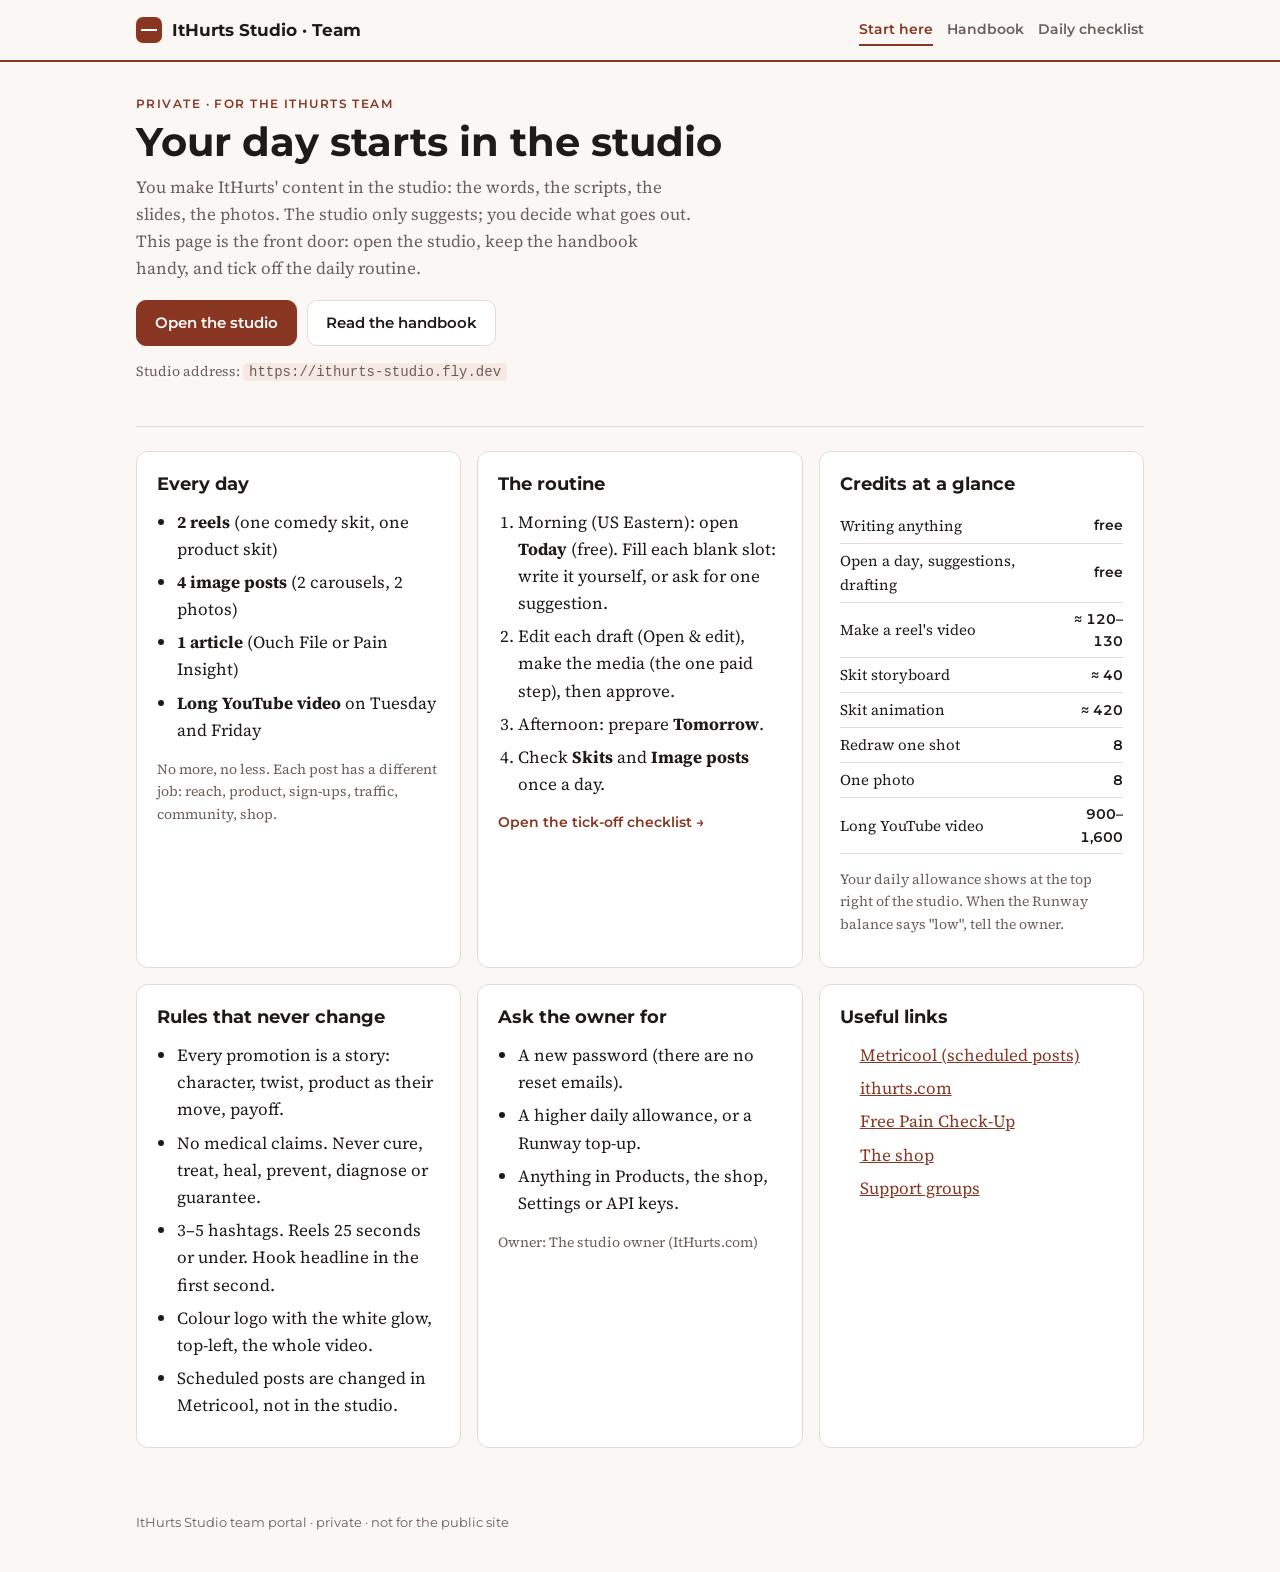
<file: index.html>
<!doctype html>
<html lang="en">
<head>
  <meta charset="utf-8">
  <meta name="viewport" content="width=device-width, initial-scale=1">
  <meta name="robots" content="noindex, nofollow">
  <title>ItHurts Team Portal</title>
  <link rel="stylesheet" href="https://fonts.googleapis.com/css2?family=Montserrat:wght@500;600;700&family=Source+Serif+4:opsz,wght@8..60,400;8..60,600&display=swap">
  <link rel="stylesheet" href="styles.css">
</head>
<body>
  <header class="top">
    <div class="wrap row">
      <a class="brand" href="index.html"><span class="mark" aria-hidden="true"></span> ItHurts Studio · Team</a>
      <nav class="nav" aria-label="Pages">
        <a href="index.html" aria-current="page">Start here</a>
        <a href="handbook.html">Handbook</a>
        <a href="checklist.html">Daily checklist</a>
      </nav>
    </div>
  </header>

  <main class="wrap">
    <section class="hero">
      <p class="eyebrow">Private · for the ItHurts team</p>
      <h1>Your day starts in the studio</h1>
      <p class="lede">You make ItHurts' content in the studio: the words, the scripts, the slides, the photos. The studio only suggests; you decide what goes out. This page is the front door: open the studio, keep the handbook handy, and tick off the daily routine.</p>
      <div class="actions">
        <a class="button primary" id="open-studio" href="#" target="_blank" rel="noopener">Open the studio</a>
        <a class="button" href="handbook.html">Read the handbook</a>
      </div>
      <p class="small" id="studio-note">Studio address: <code id="studio-url"></code></p>
    </section>

    <section class="grid">
      <article class="card">
        <h2>Every day</h2>
        <ul>
          <li><strong>2 reels</strong> (one comedy skit, one product skit)</li>
          <li><strong>4 image posts</strong> (2 carousels, 2 photos)</li>
          <li><strong>1 article</strong> (Ouch File or Pain Insight)</li>
          <li><strong>Long YouTube video</strong> on Tuesday and Friday</li>
        </ul>
        <p class="small">No more, no less. Each post has a different job: reach, product, sign-ups, traffic, community, shop.</p>
      </article>

      <article class="card">
        <h2>The routine</h2>
        <ol>
          <li>Morning (US Eastern): open <strong>Today</strong> (free). Fill each blank slot: write it yourself, or ask for one suggestion.</li>
          <li>Edit each draft (Open &amp; edit), make the media (the one paid step), then approve.</li>
          <li>Afternoon: prepare <strong>Tomorrow</strong>.</li>
          <li>Check <strong>Skits</strong> and <strong>Image posts</strong> once a day.</li>
        </ol>
        <a class="link" href="checklist.html">Open the tick-off checklist →</a>
      </article>

      <article class="card">
        <h2>Credits at a glance</h2>
        <table class="mini">
          <tr><td>Writing anything</td><td>free</td></tr>
          <tr><td>Open a day, suggestions, drafting</td><td>free</td></tr>
          <tr><td>Make a reel's video</td><td>≈ 120–130</td></tr>
          <tr><td>Skit storyboard</td><td>≈ 40</td></tr>
          <tr><td>Skit animation</td><td>≈ 420</td></tr>
          <tr><td>Redraw one shot</td><td>8</td></tr>
          <tr><td>One photo</td><td>8</td></tr>
          <tr><td>Long YouTube video</td><td>900–1,600</td></tr>
        </table>
        <p class="small">Your daily allowance shows at the top right of the studio. When the Runway balance says "low", tell the owner.</p>
      </article>

      <article class="card">
        <h2>Rules that never change</h2>
        <ul>
          <li>Every promotion is a story: character, twist, product as their move, payoff.</li>
          <li>No medical claims. Never cure, treat, heal, prevent, diagnose or guarantee.</li>
          <li>3–5 hashtags. Reels 25 seconds or under. Hook headline in the first second.</li>
          <li>Colour logo with the white glow, top-left, the whole video.</li>
          <li>Scheduled posts are changed in Metricool, not in the studio.</li>
        </ul>
      </article>

      <article class="card">
        <h2>Ask the owner for</h2>
        <ul>
          <li>A new password (there are no reset emails).</li>
          <li>A higher daily allowance, or a Runway top-up.</li>
          <li>Anything in Products, the shop, Settings or API keys.</li>
        </ul>
        <p class="small">Owner: <span id="owner-contact"></span></p>
      </article>

      <article class="card">
        <h2>Useful links</h2>
        <ul class="links" id="links"></ul>
      </article>
    </section>
  </main>

  <footer class="wrap foot">ItHurts Studio team portal · private · not for the public site</footer>

  <script src="config.js"></script>
  <script src="app.js"></script>
</body>
</html>
</file>
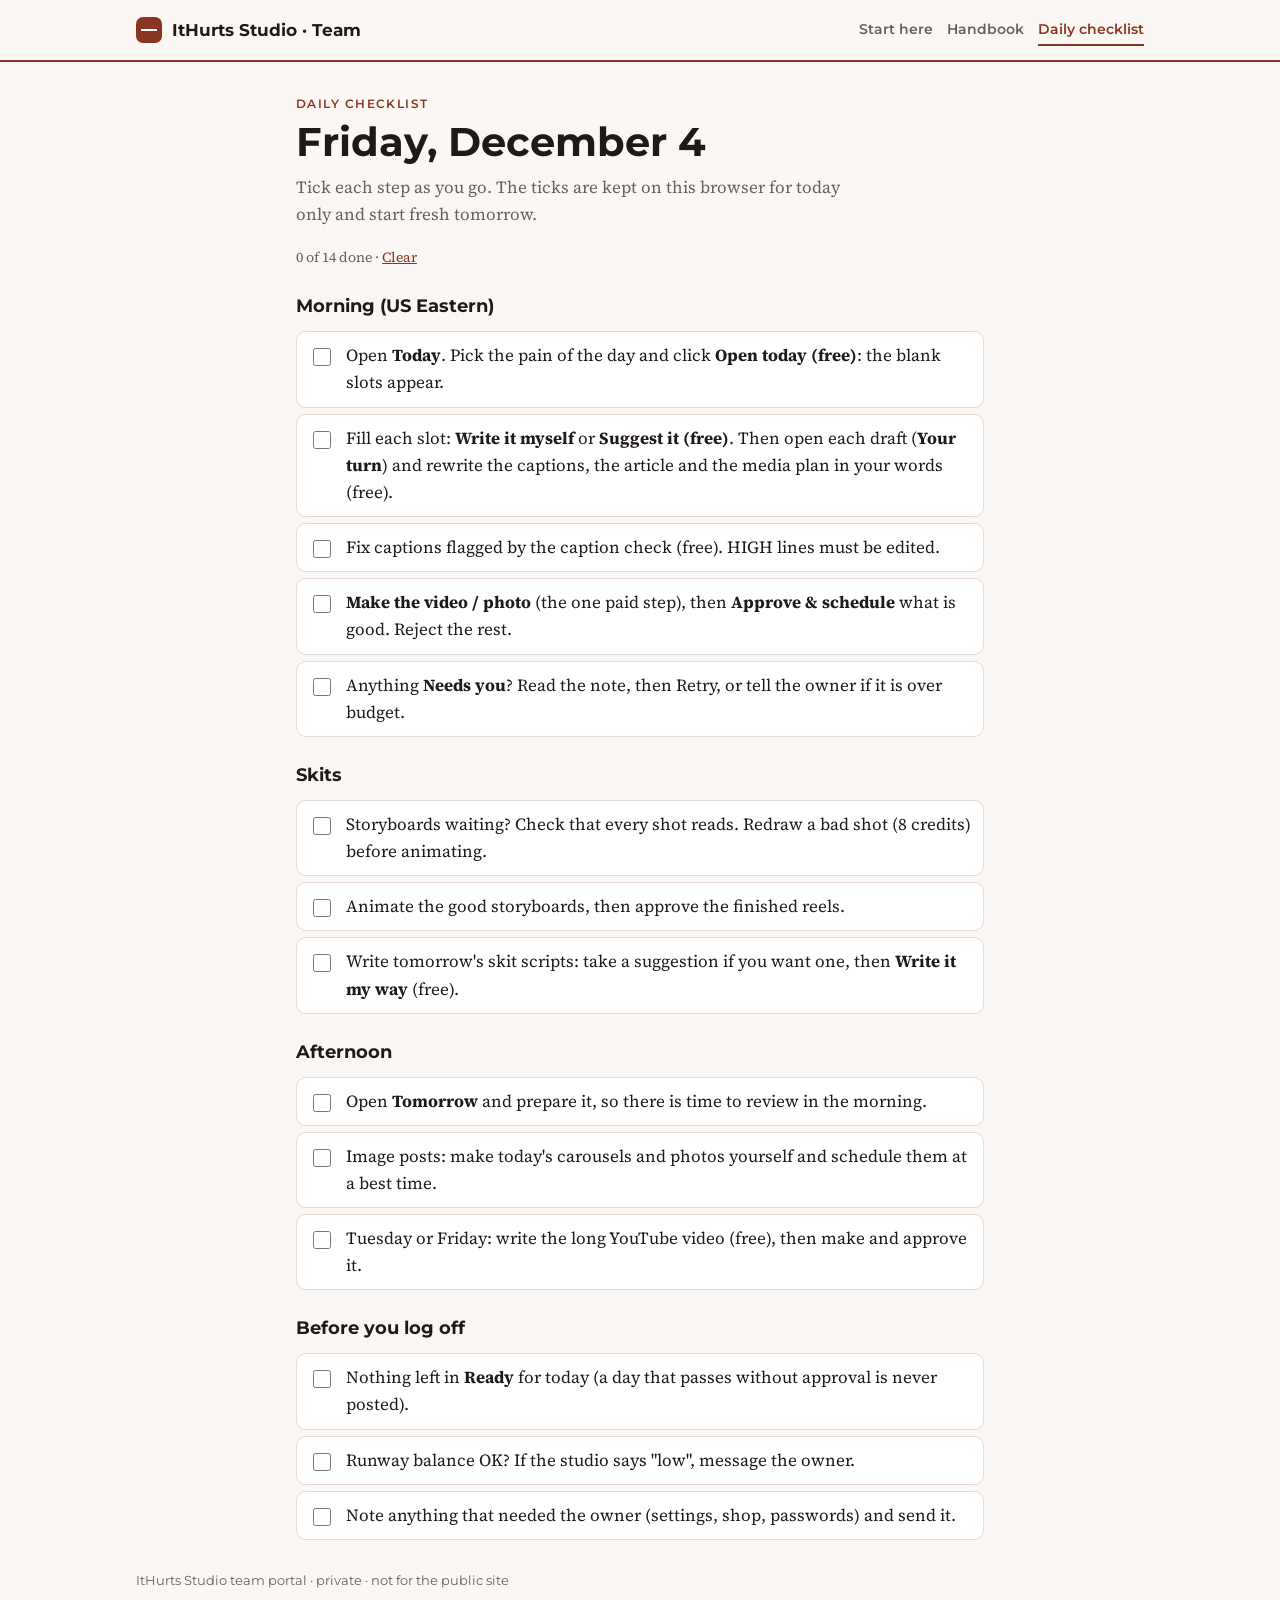
<file: checklist.html>
<!doctype html>
<html lang="en">
<head>
  <meta charset="utf-8">
  <meta name="viewport" content="width=device-width, initial-scale=1">
  <meta name="robots" content="noindex, nofollow">
  <title>Daily checklist · ItHurts Team</title>
  <link rel="stylesheet" href="https://fonts.googleapis.com/css2?family=Montserrat:wght@500;600;700&family=Source+Serif+4:opsz,wght@8..60,400;8..60,600&display=swap">
  <link rel="stylesheet" href="styles.css">
</head>
<body>
  <header class="top">
    <div class="wrap row">
      <a class="brand" href="index.html"><span class="mark" aria-hidden="true"></span> ItHurts Studio · Team</a>
      <nav class="nav" aria-label="Pages">
        <a href="index.html">Start here</a>
        <a href="handbook.html">Handbook</a>
        <a href="checklist.html" aria-current="page">Daily checklist</a>
      </nav>
    </div>
  </header>

  <main class="wrap narrow">
    <p class="eyebrow">Daily checklist</p>
    <h1 id="checklist-date">Today</h1>
    <p class="lede">Tick each step as you go. The ticks are kept on this browser for today only and start fresh tomorrow.</p>
    <p class="small"><span id="progress">0 of 0 done</span> · <button type="button" class="linkbtn" id="reset">Clear</button></p>

    <form id="checklist" onsubmit="return false">
      <h2>Morning (US Eastern)</h2>
      <label><input type="checkbox" id="c1"> <span>Open <strong>Today</strong>. Pick the pain of the day and click <strong>Open today (free)</strong>: the blank slots appear.</span></label>
      <label><input type="checkbox" id="c2"> <span>Fill each slot: <strong>Write it myself</strong> or <strong>Suggest it (free)</strong>. Then open each draft (<strong>Your turn</strong>) and rewrite the captions, the article and the media plan in your words (free).</span></label>
      <label><input type="checkbox" id="c3"> <span>Fix captions flagged by the caption check (free). HIGH lines must be edited.</span></label>
      <label><input type="checkbox" id="c4"> <span><strong>Make the video / photo</strong> (the one paid step), then <strong>Approve &amp; schedule</strong> what is good. Reject the rest.</span></label>
      <label><input type="checkbox" id="c5"> <span>Anything <strong>Needs you</strong>? Read the note, then Retry, or tell the owner if it is over budget.</span></label>

      <h2>Skits</h2>
      <label><input type="checkbox" id="c6"> <span>Storyboards waiting? Check that every shot reads. Redraw a bad shot (8 credits) before animating.</span></label>
      <label><input type="checkbox" id="c7"> <span>Animate the good storyboards, then approve the finished reels.</span></label>
      <label><input type="checkbox" id="c8"> <span>Write tomorrow's skit scripts: take a suggestion if you want one, then <strong>Write it my way</strong> (free).</span></label>

      <h2>Afternoon</h2>
      <label><input type="checkbox" id="c9"> <span>Open <strong>Tomorrow</strong> and prepare it, so there is time to review in the morning.</span></label>
      <label><input type="checkbox" id="c10"> <span>Image posts: make today's carousels and photos yourself and schedule them at a best time.</span></label>
      <label><input type="checkbox" id="c11"> <span>Tuesday or Friday: write the long YouTube video (free), then make and approve it.</span></label>

      <h2>Before you log off</h2>
      <label><input type="checkbox" id="c12"> <span>Nothing left in <strong>Ready</strong> for today (a day that passes without approval is never posted).</span></label>
      <label><input type="checkbox" id="c13"> <span>Runway balance OK? If the studio says "low", message the owner.</span></label>
      <label><input type="checkbox" id="c14"> <span>Note anything that needed the owner (settings, shop, passwords) and send it.</span></label>
    </form>
  </main>

  <footer class="wrap foot">ItHurts Studio team portal · private · not for the public site</footer>

  <script src="config.js"></script>
  <script src="app.js"></script>
</body>
</html>
</file>
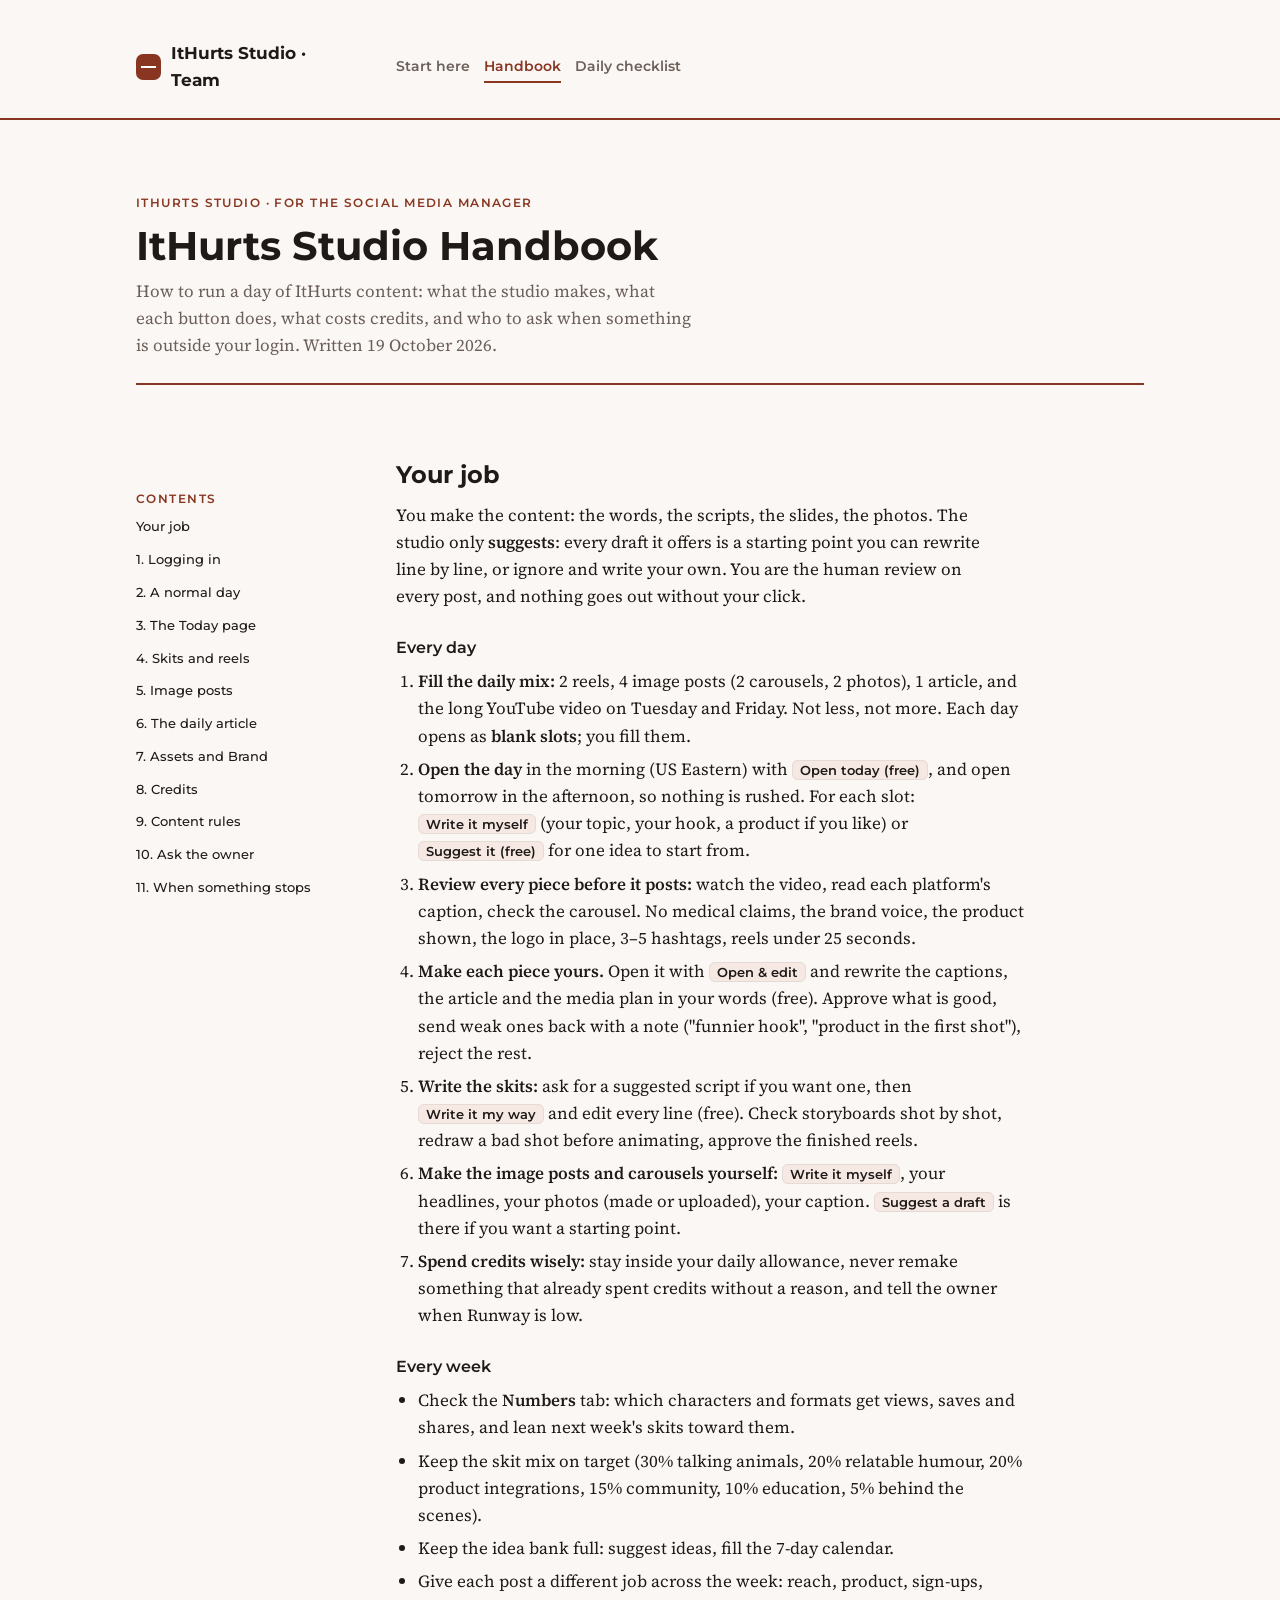
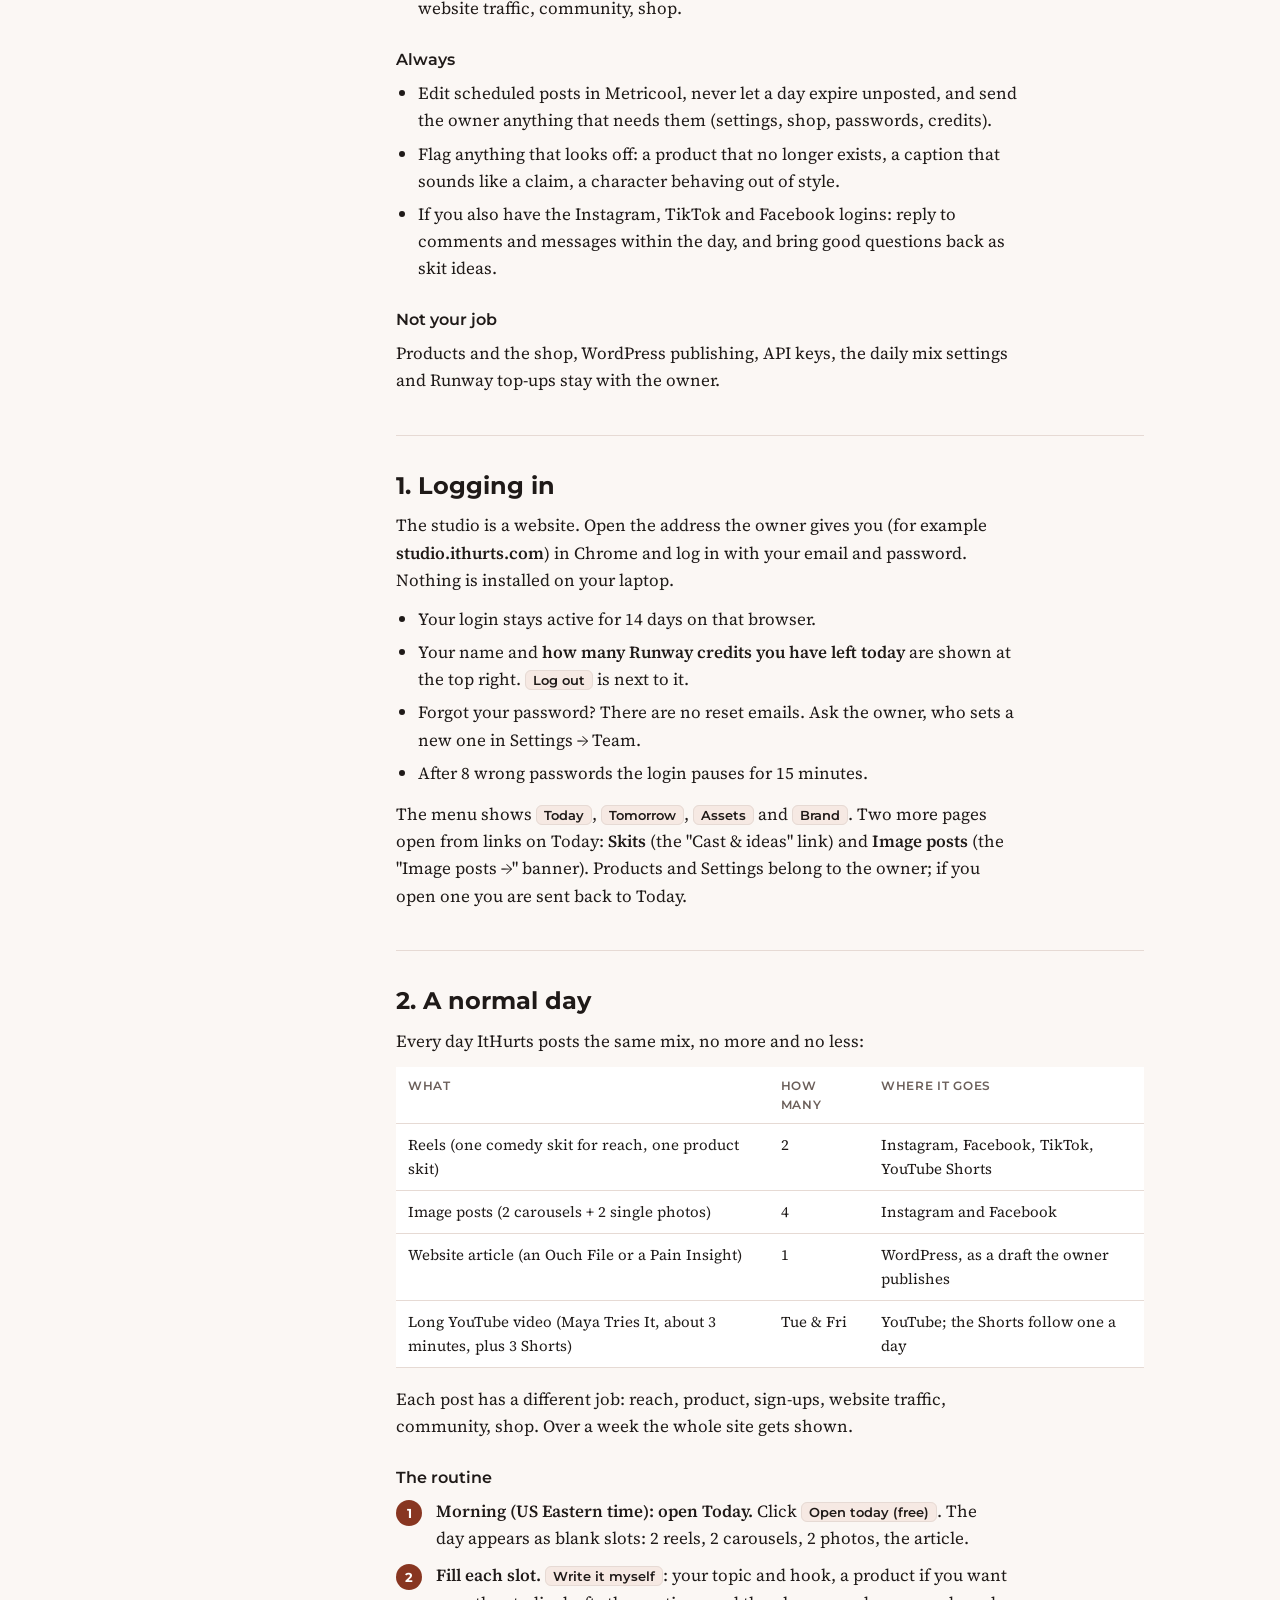
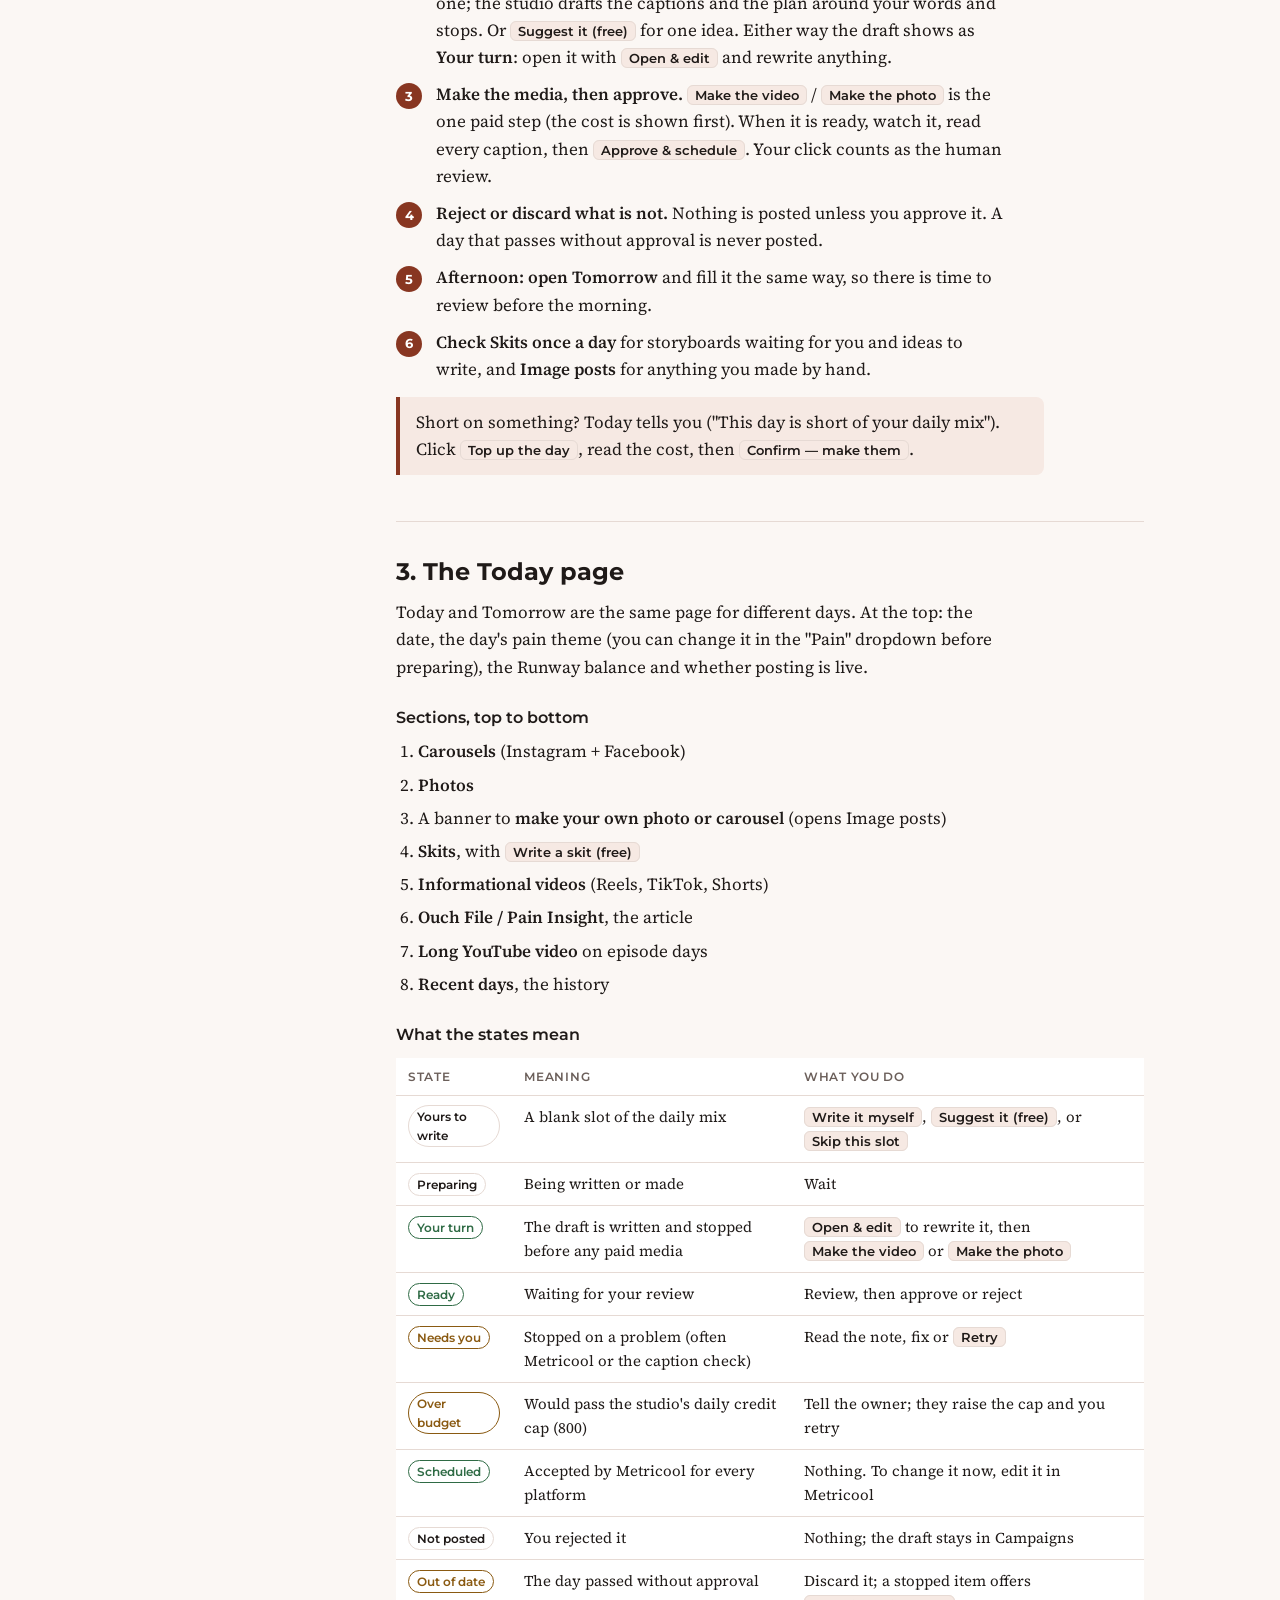
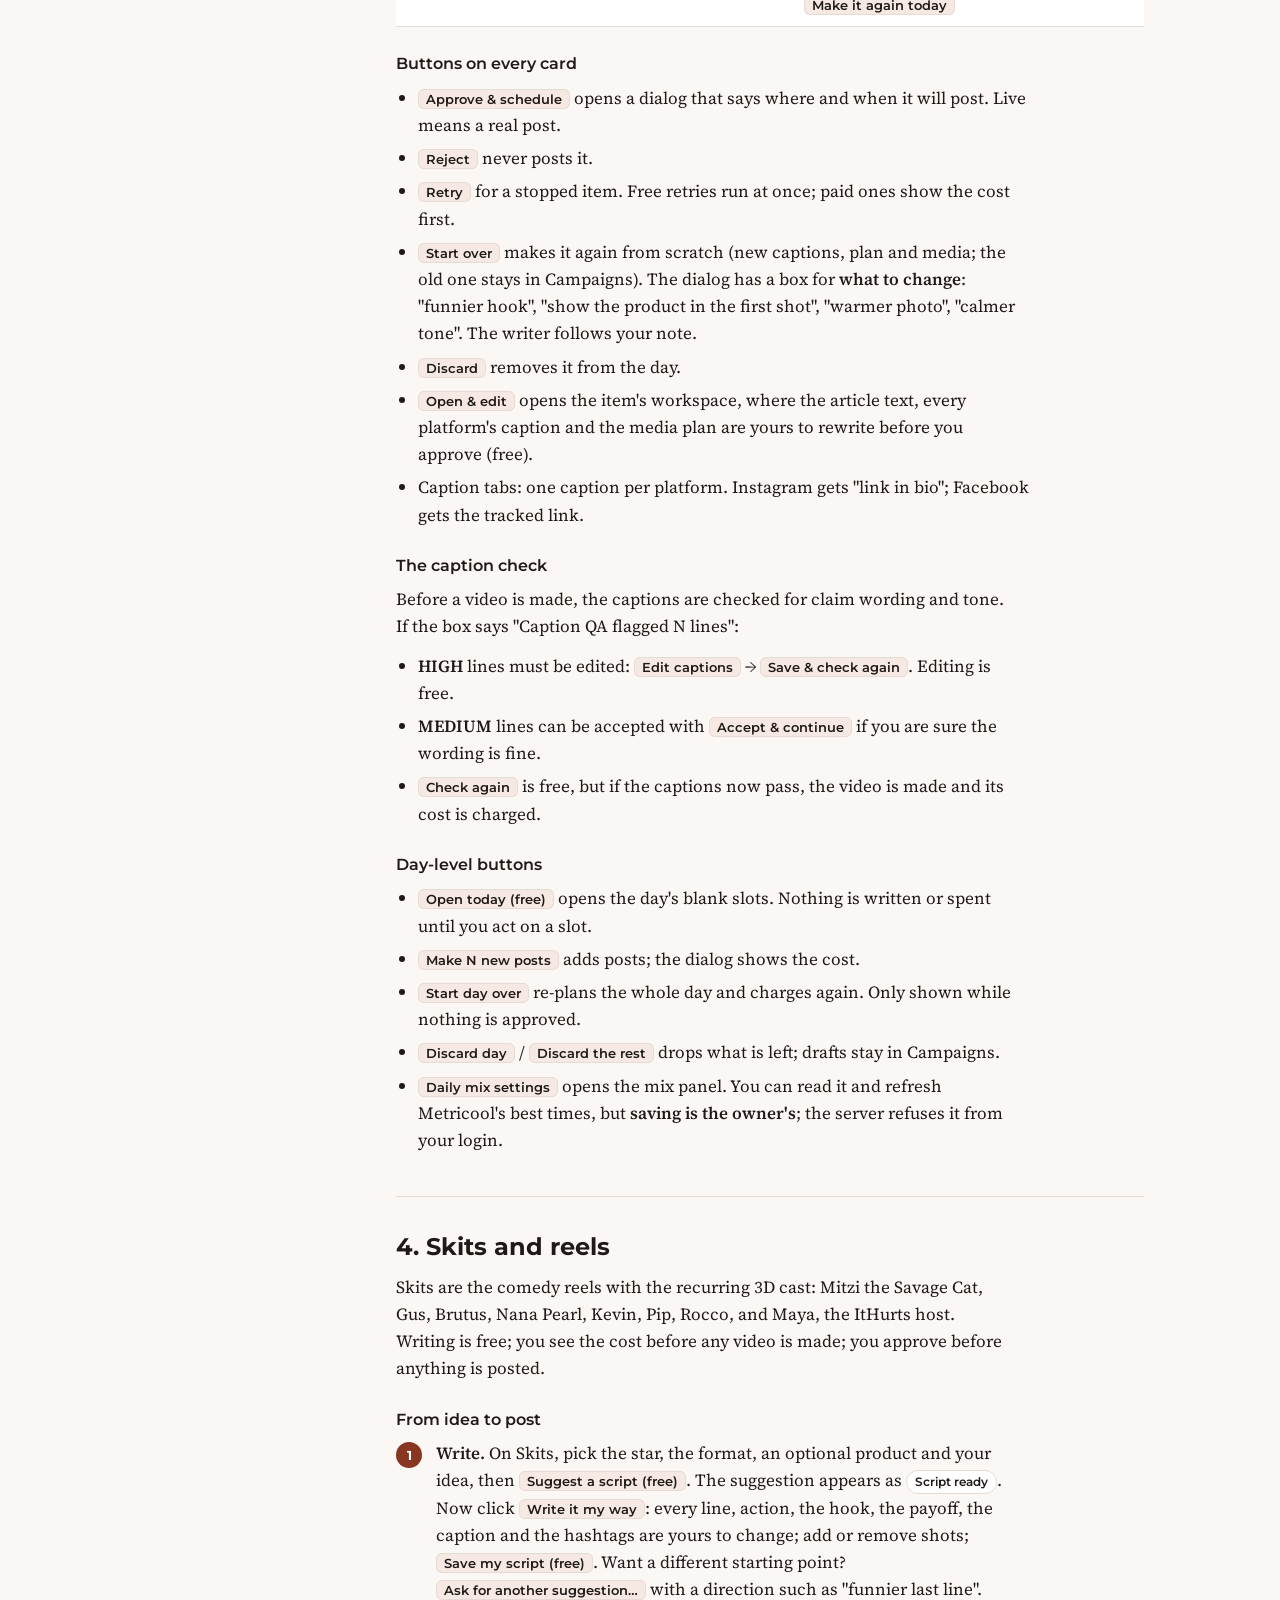
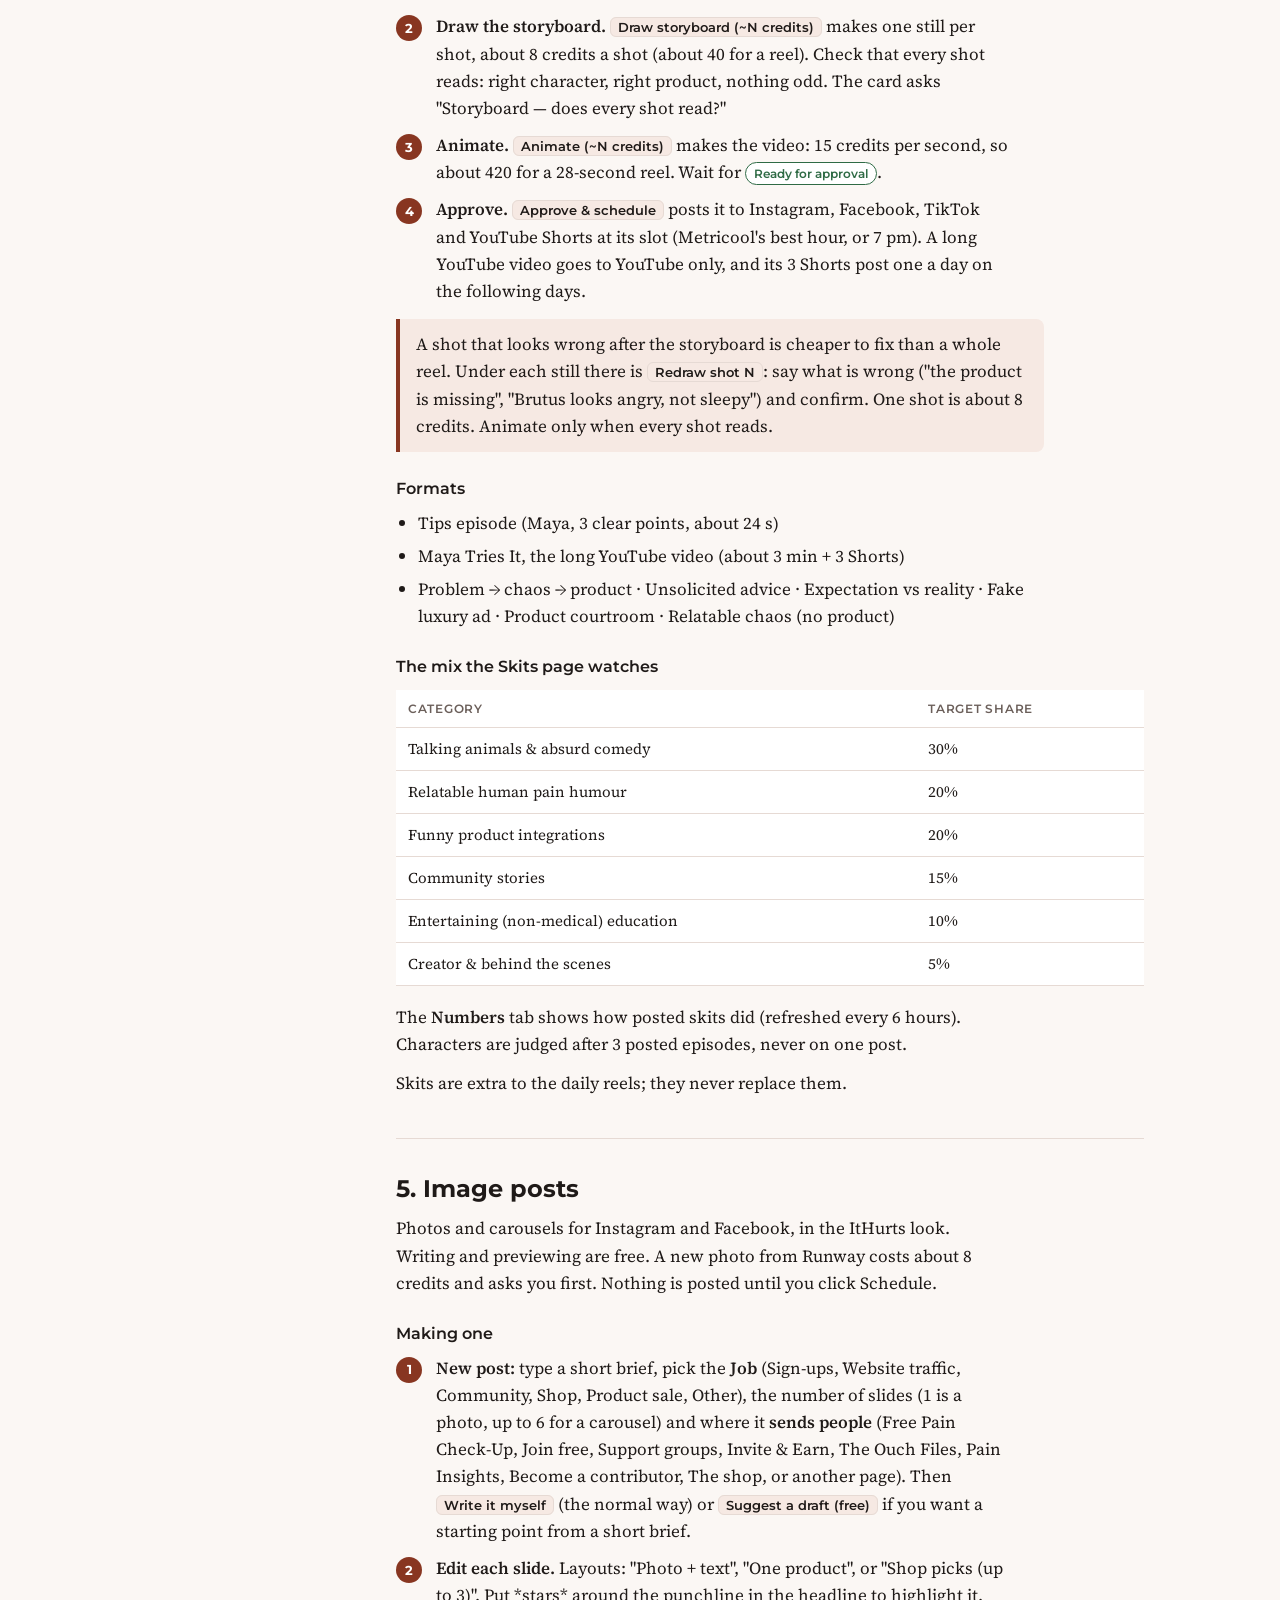
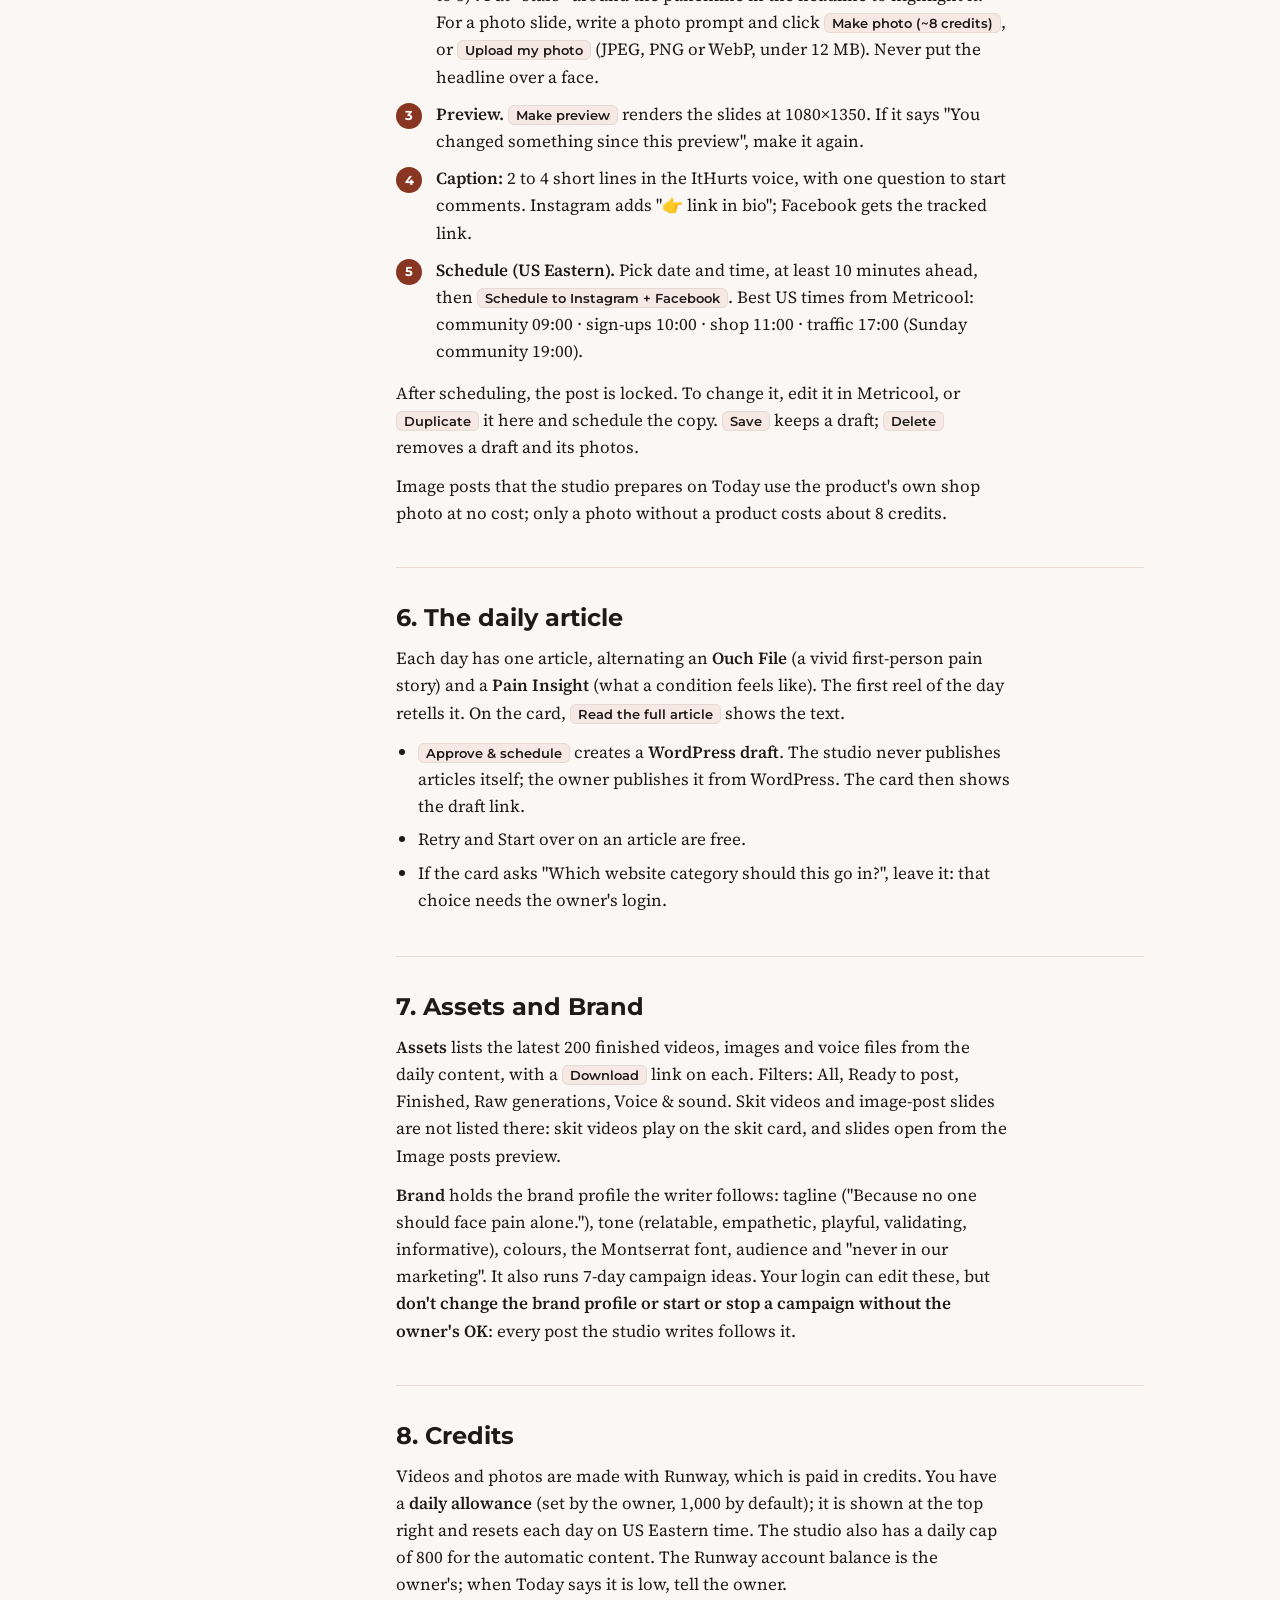
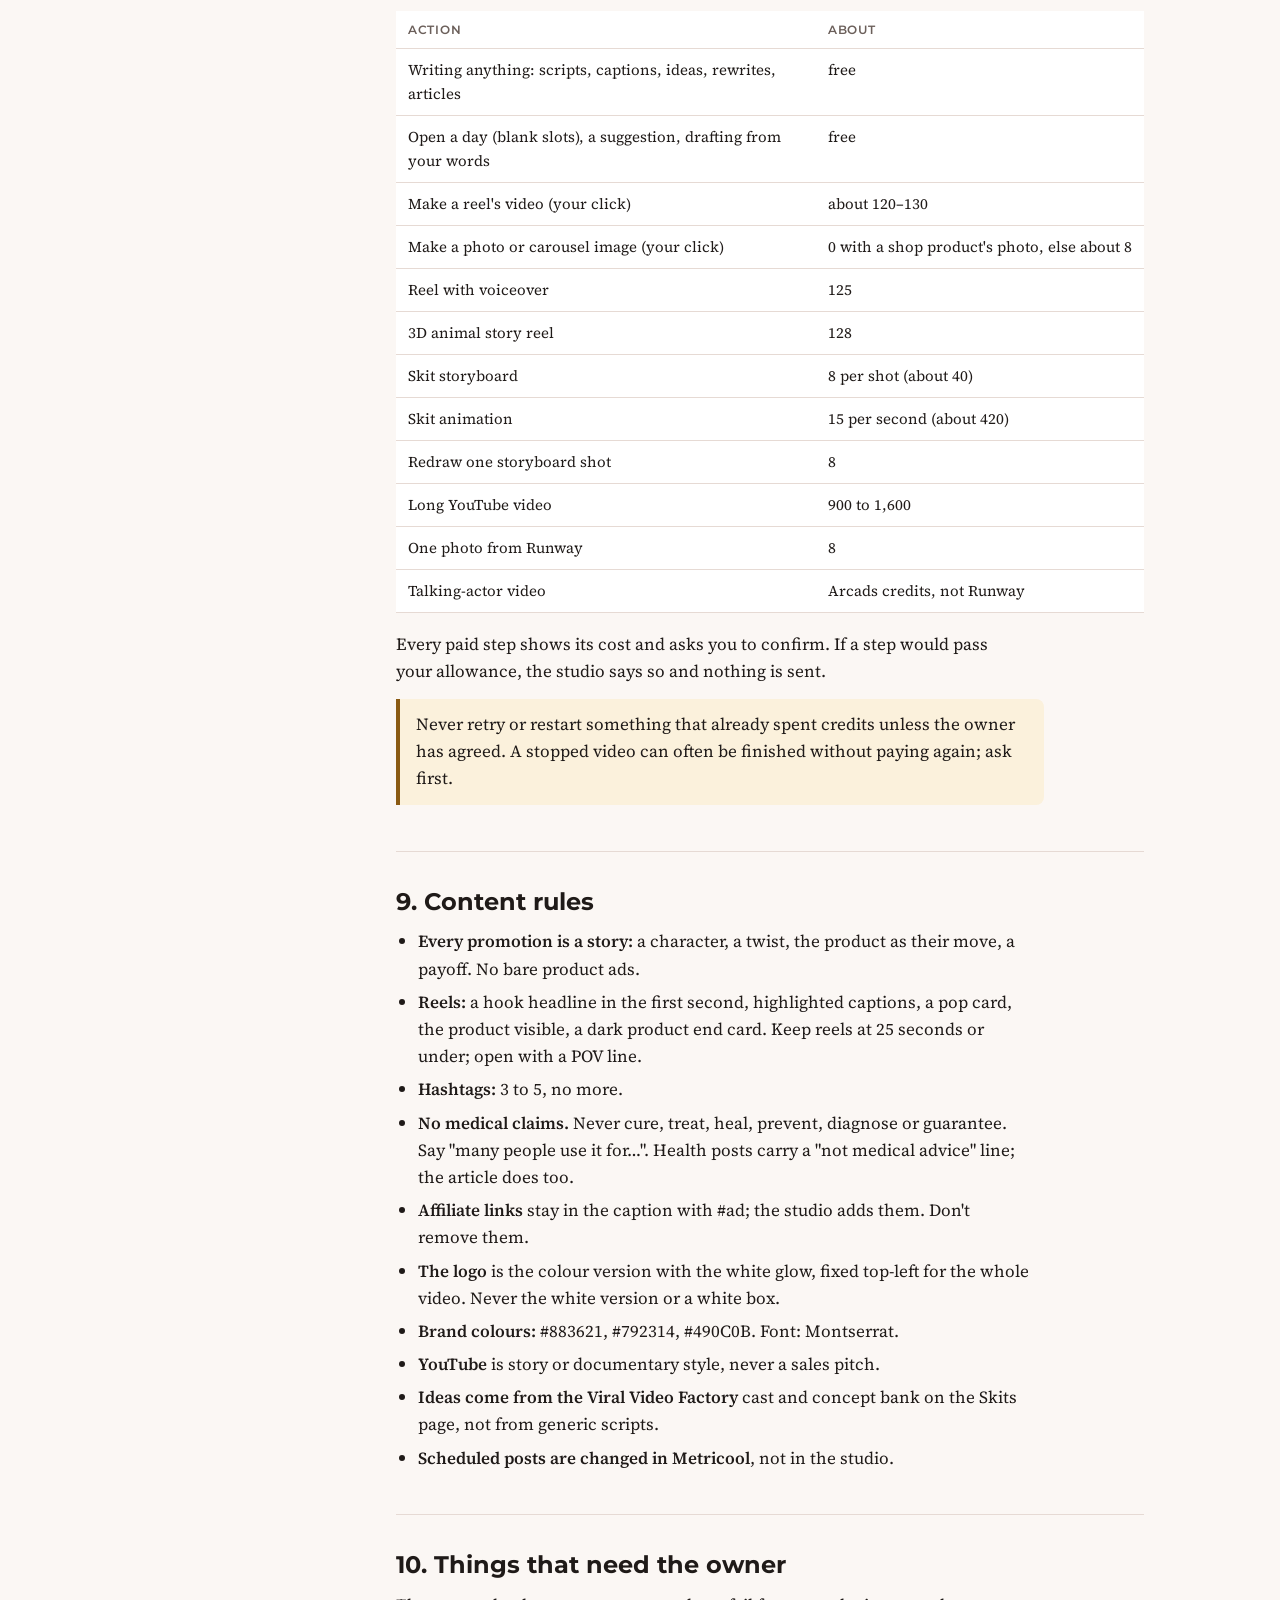
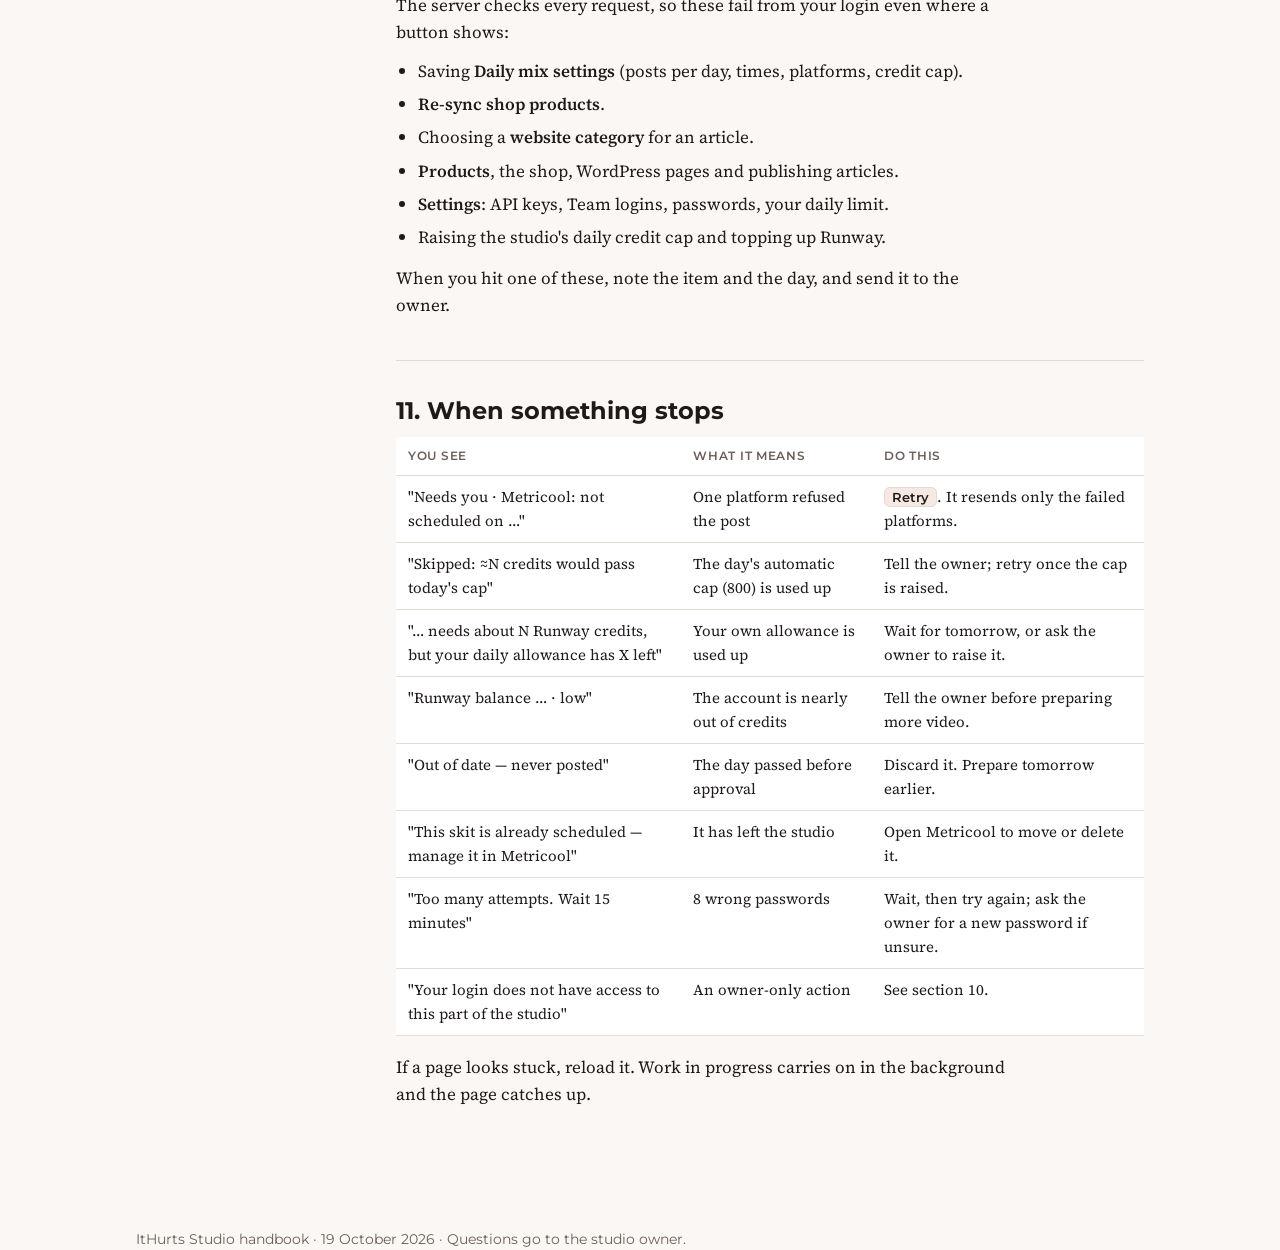
<file: handbook.html>
<!doctype html>
<html lang="en">
<head>
  <meta charset="utf-8">
  <meta name="viewport" content="width=device-width, initial-scale=1">
  <meta name="robots" content="noindex, nofollow">
  <link rel="stylesheet" href="styles.css">
<title>Handbook · ItHurts Team</title>
<link rel="stylesheet" href="https://fonts.googleapis.com/css2?family=Montserrat:wght@500;600;700&family=Source+Serif+4:opsz,wght@8..60,400;8..60,600&display=swap">
<style>
  /* Layout: a quiet handbook. One reading column with a sticky contents rail on wide screens; the brand rust only on headings, rules and the few "do this" callouts. */
  :root {
    --bg: #FBF7F4;
    --surface: #FFFFFF;
    --fg: #1F1A18;
    --muted: #6B5F5A;
    --line: #E6DAD4;
    --accent: #883621;
    --accent-ink: #FFFFFF;
    --soft: #F6E9E3;
    --ok: #2F6B45;
    --warn: #8A5A12;
    --warn-bg: #FBF1DC;
    --display: 'Montserrat', 'Helvetica Neue', Arial, sans-serif;
    --body: 'Source Serif 4', Georgia, 'Times New Roman', serif;
  }
  @media (prefers-color-scheme: dark) {
    :root:not([data-theme="light"]) {
      --bg: #17120F; --surface: #211A17; --fg: #F3ECE8; --muted: #B5A69F; --line: #3A2E29; --accent: #E8A58A; --accent-ink: #1F1A18; --soft: #2C1F1A; --ok: #8FD1A6; --warn: #E8C27A; --warn-bg: #2F2614; color-scheme: dark;
    }
  }
  :root[data-theme="dark"] {
    --bg: #17120F; --surface: #211A17; --fg: #F3ECE8; --muted: #B5A69F; --line: #3A2E29; --accent: #E8A58A; --accent-ink: #1F1A18; --soft: #2C1F1A; --ok: #8FD1A6; --warn: #E8C27A; --warn-bg: #2F2614; color-scheme: dark;
  }
  .wrap { max-width: 1040px; margin: 0 auto; display: grid; grid-template-columns: 220px minmax(0, 1fr); gap: 40px; }
  @media (max-width: 760px) { .wrap { grid-template-columns: minmax(0, 1fr); gap: 0; } nav.toc { position: static; margin-bottom: 24px; } }
  header.top { grid-column: 1 / -1; padding: 40px 0 24px; border-bottom: 2px solid var(--accent); margin-bottom: 28px; }
  .eyebrow { font-family: var(--display); font-weight: 600; font-size: 12px; letter-spacing: .12em; text-transform: uppercase; color: var(--accent); }
  h1 { font-family: var(--display); font-weight: 700; font-size: clamp(28px, 4vw, 40px); line-height: 1.1; margin: 8px 0 10px; text-wrap: balance; }
  .lede { max-width: 62ch; color: var(--muted); margin: 0; }
  nav.toc { position: sticky; top: env(safe-area-inset-top, 0px); align-self: start; padding-top: 4px; font-family: var(--display); font-size: 13px; }
  nav.toc .eyebrow { margin-bottom: 8px; display: block; }
  nav.toc ol { list-style: none; margin: 0; padding: 0; display: flex; flex-direction: column; gap: 6px; }
  nav.toc a { color: var(--fg); text-decoration: none; font-weight: 500; }
  nav.toc a:hover, nav.toc a:focus-visible { color: var(--accent); text-decoration: underline; }
  main { min-width: 0; }
  main > section { padding: 8px 0 28px; border-bottom: 1px solid var(--line); margin-bottom: 28px; }
  main > section:last-child { border-bottom: 0; }
  h2 { font-family: var(--display); font-weight: 700; font-size: 24px; line-height: 1.2; margin: 0 0 12px; text-wrap: balance; }
  h3 { font-family: var(--display); font-weight: 600; font-size: 16px; margin: 24px 0 8px; }
  p, li { max-width: 68ch; }
  p { margin: 0 0 12px; }
  ul, ol { margin: 0 0 14px; padding-left: 22px; }
  li { margin-bottom: 6px; }
  strong { font-weight: 600; }
  kbd, .btn { font-family: var(--display); font-weight: 600; font-size: 13px; background: var(--soft); color: var(--fg); border: 1px solid var(--line); border-radius: 6px; padding: 1px 7px; white-space: nowrap; }
  .callout { background: var(--soft); border-left: 4px solid var(--accent); padding: 12px 16px; border-radius: 0 8px 8px 0; margin: 14px 0 18px; max-width: 72ch; }
  .callout.warn { background: var(--warn-bg); border-left-color: var(--warn); }
  .callout p:last-child { margin-bottom: 0; }
  .tablewrap { overflow-x: auto; margin: 10px 0 18px; }
  table { border-collapse: collapse; width: 100%; min-width: 520px; font-size: 15px; background: var(--surface); }
  th, td { text-align: left; vertical-align: top; padding: 9px 12px; border-bottom: 1px solid var(--line); }
  th { font-family: var(--display); font-size: 12px; letter-spacing: .06em; text-transform: uppercase; color: var(--muted); font-weight: 600; }
  td.num { font-variant-numeric: tabular-nums; white-space: nowrap; }
  .state { display: inline-block; font-family: var(--display); font-size: 12px; font-weight: 600; padding: 1px 8px; border-radius: 999px; border: 1px solid var(--line); background: var(--surface); }
  .state.ok { color: var(--ok); border-color: currentColor; }
  .state.warn { color: var(--warn); border-color: currentColor; }
  .steps { counter-reset: step; list-style: none; padding-left: 0; }
  .steps > li { counter-increment: step; position: relative; padding-left: 40px; margin-bottom: 10px; }
  .steps > li::before { content: counter(step); position: absolute; left: 0; top: 2px; width: 26px; height: 26px; border-radius: 50%; background: var(--accent); color: var(--accent-ink); font-family: var(--display); font-weight: 700; font-size: 13px; display: grid; place-items: center; }
  footer { grid-column: 1 / -1; color: var(--muted); font-size: 14px; font-family: var(--display); padding-top: 12px; }
  a { color: var(--accent); }
  :focus-visible { outline: 2px solid var(--accent); outline-offset: 2px; }
</style>
</head>
<body>
  <header class="top">
    <div class="wrap row">
      <a class="brand" href="index.html"><span class="mark" aria-hidden="true"></span> ItHurts Studio · Team</a>
      <nav class="nav" aria-label="Pages">
        <a href="index.html">Start here</a>
        <a href="handbook.html" aria-current="page">Handbook</a>
        <a href="checklist.html">Daily checklist</a>
      </nav>
    </div>
  </header>


<div class="wrap">
  <header class="top">
    <span class="eyebrow">ItHurts Studio · for the Social Media Manager</span>
    <h1>ItHurts Studio Handbook</h1>
    <p class="lede">How to run a day of ItHurts content: what the studio makes, what each button does, what costs credits, and who to ask when something is outside your login. Written 19 October 2026.</p>
  </header>

  <nav class="toc" aria-label="Contents">
    <span class="eyebrow">Contents</span>
    <ol>
      <li><a href="#job">Your job</a></li>
      <li><a href="#start">1. Logging in</a></li>
      <li><a href="#day">2. A normal day</a></li>
      <li><a href="#today">3. The Today page</a></li>
      <li><a href="#skits">4. Skits and reels</a></li>
      <li><a href="#images">5. Image posts</a></li>
      <li><a href="#article">6. The daily article</a></li>
      <li><a href="#assets">7. Assets and Brand</a></li>
      <li><a href="#credits">8. Credits</a></li>
      <li><a href="#rules">9. Content rules</a></li>
      <li><a href="#owner">10. Ask the owner</a></li>
      <li><a href="#fix">11. When something stops</a></li>
    </ol>
  </nav>

  <main>
    <section id="job">
      <h2>Your job</h2>
      <p>You make the content: the words, the scripts, the slides, the photos. The studio only <strong>suggests</strong>: every draft it offers is a starting point you can rewrite line by line, or ignore and write your own. You are the human review on every post, and nothing goes out without your click.</p>
      <h3>Every day</h3>
      <ol>
        <li><strong>Fill the daily mix:</strong> 2 reels, 4 image posts (2 carousels, 2 photos), 1 article, and the long YouTube video on Tuesday and Friday. Not less, not more. Each day opens as <strong>blank slots</strong>; you fill them.</li>
        <li><strong>Open the day</strong> in the morning (US Eastern) with <kbd>Open today (free)</kbd>, and open tomorrow in the afternoon, so nothing is rushed. For each slot: <kbd>Write it myself</kbd> (your topic, your hook, a product if you like) or <kbd>Suggest it (free)</kbd> for one idea to start from.</li>
        <li><strong>Review every piece before it posts:</strong> watch the video, read each platform's caption, check the carousel. No medical claims, the brand voice, the product shown, the logo in place, 3–5 hashtags, reels under 25 seconds.</li>
        <li><strong>Make each piece yours.</strong> Open it with <kbd>Open &amp; edit</kbd> and rewrite the captions, the article and the media plan in your words (free). Approve what is good, send weak ones back with a note ("funnier hook", "product in the first shot"), reject the rest.</li>
        <li><strong>Write the skits:</strong> ask for a suggested script if you want one, then <kbd>Write it my way</kbd> and edit every line (free). Check storyboards shot by shot, redraw a bad shot before animating, approve the finished reels.</li>
        <li><strong>Make the image posts and carousels yourself:</strong> <kbd>Write it myself</kbd>, your headlines, your photos (made or uploaded), your caption. <kbd>Suggest a draft</kbd> is there if you want a starting point.</li>
        <li><strong>Spend credits wisely:</strong> stay inside your daily allowance, never remake something that already spent credits without a reason, and tell the owner when Runway is low.</li>
      </ol>
      <h3>Every week</h3>
      <ul>
        <li>Check the <strong>Numbers</strong> tab: which characters and formats get views, saves and shares, and lean next week's skits toward them.</li>
        <li>Keep the skit mix on target (30% talking animals, 20% relatable humour, 20% product integrations, 15% community, 10% education, 5% behind the scenes).</li>
        <li>Keep the idea bank full: suggest ideas, fill the 7-day calendar.</li>
        <li>Give each post a different job across the week: reach, product, sign-ups, website traffic, community, shop.</li>
      </ul>
      <h3>Always</h3>
      <ul>
        <li>Edit scheduled posts in Metricool, never let a day expire unposted, and send the owner anything that needs them (settings, shop, passwords, credits).</li>
        <li>Flag anything that looks off: a product that no longer exists, a caption that sounds like a claim, a character behaving out of style.</li>
        <li>If you also have the Instagram, TikTok and Facebook logins: reply to comments and messages within the day, and bring good questions back as skit ideas.</li>
      </ul>
      <h3>Not your job</h3>
      <p>Products and the shop, WordPress publishing, API keys, the daily mix settings and Runway top-ups stay with the owner.</p>
    </section>

    <section id="start">
      <h2>1. Logging in</h2>
      <p>The studio is a website. Open the address the owner gives you (for example <strong>studio.ithurts.com</strong>) in Chrome and log in with your email and password. Nothing is installed on your laptop.</p>
      <ul>
        <li>Your login stays active for 14 days on that browser.</li>
        <li>Your name and <strong>how many Runway credits you have left today</strong> are shown at the top right. <kbd>Log out</kbd> is next to it.</li>
        <li>Forgot your password? There are no reset emails. Ask the owner, who sets a new one in Settings → Team.</li>
        <li>After 8 wrong passwords the login pauses for 15 minutes.</li>
      </ul>
      <p>The menu shows <kbd>Today</kbd>, <kbd>Tomorrow</kbd>, <kbd>Assets</kbd> and <kbd>Brand</kbd>. Two more pages open from links on Today: <strong>Skits</strong> (the "Cast &amp; ideas" link) and <strong>Image posts</strong> (the "Image posts →" banner). Products and Settings belong to the owner; if you open one you are sent back to Today.</p>
    </section>

    <section id="day">
      <h2>2. A normal day</h2>
      <p>Every day ItHurts posts the same mix, no more and no less:</p>
      <div class="tablewrap">
        <table>
          <thead><tr><th>What</th><th>How many</th><th>Where it goes</th></tr></thead>
          <tbody>
            <tr><td>Reels (one comedy skit for reach, one product skit)</td><td class="num">2</td><td>Instagram, Facebook, TikTok, YouTube Shorts</td></tr>
            <tr><td>Image posts (2 carousels + 2 single photos)</td><td class="num">4</td><td>Instagram and Facebook</td></tr>
            <tr><td>Website article (an Ouch File or a Pain Insight)</td><td class="num">1</td><td>WordPress, as a draft the owner publishes</td></tr>
            <tr><td>Long YouTube video (Maya Tries It, about 3 minutes, plus 3 Shorts)</td><td class="num">Tue &amp; Fri</td><td>YouTube; the Shorts follow one a day</td></tr>
          </tbody>
        </table>
      </div>
      <p>Each post has a different job: reach, product, sign-ups, website traffic, community, shop. Over a week the whole site gets shown.</p>

      <h3>The routine</h3>
      <ol class="steps">
        <li><strong>Morning (US Eastern time): open Today.</strong> Click <kbd>Open today (free)</kbd>. The day appears as blank slots: 2 reels, 2 carousels, 2 photos, the article.</li>
        <li><strong>Fill each slot.</strong> <kbd>Write it myself</kbd>: your topic and hook, a product if you want one; the studio drafts the captions and the plan around your words and stops. Or <kbd>Suggest it (free)</kbd> for one idea. Either way the draft shows as <strong>Your turn</strong>: open it with <kbd>Open &amp; edit</kbd> and rewrite anything.</li>
        <li><strong>Make the media, then approve.</strong> <kbd>Make the video</kbd> / <kbd>Make the photo</kbd> is the one paid step (the cost is shown first). When it is ready, watch it, read every caption, then <kbd>Approve &amp; schedule</kbd>. Your click counts as the human review.</li>
        <li><strong>Reject or discard what is not.</strong> Nothing is posted unless you approve it. A day that passes without approval is never posted.</li>
        <li><strong>Afternoon: open Tomorrow</strong> and fill it the same way, so there is time to review before the morning.</li>
        <li><strong>Check Skits once a day</strong> for storyboards waiting for you and ideas to write, and <strong>Image posts</strong> for anything you made by hand.</li>
      </ol>
      <div class="callout"><p>Short on something? Today tells you ("This day is short of your daily mix"). Click <kbd>Top up the day</kbd>, read the cost, then <kbd>Confirm — make them</kbd>.</p></div>
    </section>

    <section id="today">
      <h2>3. The Today page</h2>
      <p>Today and Tomorrow are the same page for different days. At the top: the date, the day's pain theme (you can change it in the "Pain" dropdown before preparing), the Runway balance and whether posting is live.</p>

      <h3>Sections, top to bottom</h3>
      <ol>
        <li><strong>Carousels</strong> (Instagram + Facebook)</li>
        <li><strong>Photos</strong></li>
        <li>A banner to <strong>make your own photo or carousel</strong> (opens Image posts)</li>
        <li><strong>Skits</strong>, with <kbd>Write a skit (free)</kbd></li>
        <li><strong>Informational videos</strong> (Reels, TikTok, Shorts)</li>
        <li><strong>Ouch File / Pain Insight</strong>, the article</li>
        <li><strong>Long YouTube video</strong> on episode days</li>
        <li><strong>Recent days</strong>, the history</li>
      </ol>

      <h3>What the states mean</h3>
      <div class="tablewrap">
        <table>
          <thead><tr><th>State</th><th>Meaning</th><th>What you do</th></tr></thead>
          <tbody>
            <tr><td><span class="state">Yours to write</span></td><td>A blank slot of the daily mix</td><td><kbd>Write it myself</kbd>, <kbd>Suggest it (free)</kbd>, or <kbd>Skip this slot</kbd></td></tr>
            <tr><td><span class="state">Preparing</span></td><td>Being written or made</td><td>Wait</td></tr>
            <tr><td><span class="state ok">Your turn</span></td><td>The draft is written and stopped before any paid media</td><td><kbd>Open &amp; edit</kbd> to rewrite it, then <kbd>Make the video</kbd> or <kbd>Make the photo</kbd></td></tr>
            <tr><td><span class="state ok">Ready</span></td><td>Waiting for your review</td><td>Review, then approve or reject</td></tr>
            <tr><td><span class="state warn">Needs you</span></td><td>Stopped on a problem (often Metricool or the caption check)</td><td>Read the note, fix or <kbd>Retry</kbd></td></tr>
            <tr><td><span class="state warn">Over budget</span></td><td>Would pass the studio's daily credit cap (800)</td><td>Tell the owner; they raise the cap and you retry</td></tr>
            <tr><td><span class="state ok">Scheduled</span></td><td>Accepted by Metricool for every platform</td><td>Nothing. To change it now, edit it in Metricool</td></tr>
            <tr><td><span class="state">Not posted</span></td><td>You rejected it</td><td>Nothing; the draft stays in Campaigns</td></tr>
            <tr><td><span class="state warn">Out of date</span></td><td>The day passed without approval</td><td>Discard it; a stopped item offers <kbd>Make it again today</kbd></td></tr>
          </tbody>
        </table>
      </div>

      <h3>Buttons on every card</h3>
      <ul>
        <li><kbd>Approve &amp; schedule</kbd> opens a dialog that says where and when it will post. Live means a real post.</li>
        <li><kbd>Reject</kbd> never posts it.</li>
        <li><kbd>Retry</kbd> for a stopped item. Free retries run at once; paid ones show the cost first.</li>
        <li><kbd>Start over</kbd> makes it again from scratch (new captions, plan and media; the old one stays in Campaigns). The dialog has a box for <strong>what to change</strong>: "funnier hook", "show the product in the first shot", "warmer photo", "calmer tone". The writer follows your note.</li>
        <li><kbd>Discard</kbd> removes it from the day.</li>
        <li><kbd>Open &amp; edit</kbd> opens the item's workspace, where the article text, every platform's caption and the media plan are yours to rewrite before you approve (free).</li>
        <li>Caption tabs: one caption per platform. Instagram gets "link in bio"; Facebook gets the tracked link.</li>
      </ul>

      <h3>The caption check</h3>
      <p>Before a video is made, the captions are checked for claim wording and tone. If the box says "Caption QA flagged N lines":</p>
      <ul>
        <li><strong>HIGH</strong> lines must be edited: <kbd>Edit captions</kbd> → <kbd>Save &amp; check again</kbd>. Editing is free.</li>
        <li><strong>MEDIUM</strong> lines can be accepted with <kbd>Accept &amp; continue</kbd> if you are sure the wording is fine.</li>
        <li><kbd>Check again</kbd> is free, but if the captions now pass, the video is made and its cost is charged.</li>
      </ul>

      <h3>Day-level buttons</h3>
      <ul>
        <li><kbd>Open today (free)</kbd> opens the day's blank slots. Nothing is written or spent until you act on a slot.</li>
        <li><kbd>Make N new posts</kbd> adds posts; the dialog shows the cost.</li>
        <li><kbd>Start day over</kbd> re-plans the whole day and charges again. Only shown while nothing is approved.</li>
        <li><kbd>Discard day</kbd> / <kbd>Discard the rest</kbd> drops what is left; drafts stay in Campaigns.</li>
        <li><kbd>Daily mix settings</kbd> opens the mix panel. You can read it and refresh Metricool's best times, but <strong>saving is the owner's</strong>; the server refuses it from your login.</li>
      </ul>
    </section>

    <section id="skits">
      <h2>4. Skits and reels</h2>
      <p>Skits are the comedy reels with the recurring 3D cast: Mitzi the Savage Cat, Gus, Brutus, Nana Pearl, Kevin, Pip, Rocco, and Maya, the ItHurts host. Writing is free; you see the cost before any video is made; you approve before anything is posted.</p>

      <h3>From idea to post</h3>
      <ol class="steps">
        <li><strong>Write.</strong> On Skits, pick the star, the format, an optional product and your idea, then <kbd>Suggest a script (free)</kbd>. The suggestion appears as <span class="state">Script ready</span>. Now click <kbd>Write it my way</kbd>: every line, action, the hook, the payoff, the caption and the hashtags are yours to change; add or remove shots; <kbd>Save my script (free)</kbd>. Want a different starting point? <kbd>Ask for another suggestion…</kbd> with a direction such as "funnier last line".</li>
        <li><strong>Draw the storyboard.</strong> <kbd>Draw storyboard (~N credits)</kbd> makes one still per shot, about 8 credits a shot (about 40 for a reel). Check that every shot reads: right character, right product, nothing odd. The card asks "Storyboard — does every shot read?"</li>
        <li><strong>Animate.</strong> <kbd>Animate (~N credits)</kbd> makes the video: 15 credits per second, so about 420 for a 28-second reel. Wait for <span class="state ok">Ready for approval</span>.</li>
        <li><strong>Approve.</strong> <kbd>Approve &amp; schedule</kbd> posts it to Instagram, Facebook, TikTok and YouTube Shorts at its slot (Metricool's best hour, or 7 pm). A long YouTube video goes to YouTube only, and its 3 Shorts post one a day on the following days.</li>
      </ol>
      <div class="callout"><p>A shot that looks wrong after the storyboard is cheaper to fix than a whole reel. Under each still there is <kbd>Redraw shot N</kbd>: say what is wrong ("the product is missing", "Brutus looks angry, not sleepy") and confirm. One shot is about 8 credits. Animate only when every shot reads.</p></div>

      <h3>Formats</h3>
      <ul>
        <li>Tips episode (Maya, 3 clear points, about 24 s)</li>
        <li>Maya Tries It, the long YouTube video (about 3 min + 3 Shorts)</li>
        <li>Problem → chaos → product · Unsolicited advice · Expectation vs reality · Fake luxury ad · Product courtroom · Relatable chaos (no product)</li>
      </ul>

      <h3>The mix the Skits page watches</h3>
      <div class="tablewrap">
        <table>
          <thead><tr><th>Category</th><th>Target share</th></tr></thead>
          <tbody>
            <tr><td>Talking animals &amp; absurd comedy</td><td class="num">30%</td></tr>
            <tr><td>Relatable human pain humour</td><td class="num">20%</td></tr>
            <tr><td>Funny product integrations</td><td class="num">20%</td></tr>
            <tr><td>Community stories</td><td class="num">15%</td></tr>
            <tr><td>Entertaining (non-medical) education</td><td class="num">10%</td></tr>
            <tr><td>Creator &amp; behind the scenes</td><td class="num">5%</td></tr>
          </tbody>
        </table>
      </div>
      <p>The <strong>Numbers</strong> tab shows how posted skits did (refreshed every 6 hours). Characters are judged after 3 posted episodes, never on one post.</p>
      <p>Skits are extra to the daily reels; they never replace them.</p>
    </section>

    <section id="images">
      <h2>5. Image posts</h2>
      <p>Photos and carousels for Instagram and Facebook, in the ItHurts look. Writing and previewing are free. A new photo from Runway costs about 8 credits and asks you first. Nothing is posted until you click Schedule.</p>

      <h3>Making one</h3>
      <ol class="steps">
        <li><strong>New post:</strong> type a short brief, pick the <strong>Job</strong> (Sign-ups, Website traffic, Community, Shop, Product sale, Other), the number of slides (1 is a photo, up to 6 for a carousel) and where it <strong>sends people</strong> (Free Pain Check-Up, Join free, Support groups, Invite &amp; Earn, The Ouch Files, Pain Insights, Become a contributor, The shop, or another page). Then <kbd>Write it myself</kbd> (the normal way) or <kbd>Suggest a draft (free)</kbd> if you want a starting point from a short brief.</li>
        <li><strong>Edit each slide.</strong> Layouts: "Photo + text", "One product", or "Shop picks (up to 3)". Put *stars* around the punchline in the headline to highlight it. For a photo slide, write a photo prompt and click <kbd>Make photo (~8 credits)</kbd>, or <kbd>Upload my photo</kbd> (JPEG, PNG or WebP, under 12 MB). Never put the headline over a face.</li>
        <li><strong>Preview.</strong> <kbd>Make preview</kbd> renders the slides at 1080×1350. If it says "You changed something since this preview", make it again.</li>
        <li><strong>Caption:</strong> 2 to 4 short lines in the ItHurts voice, with one question to start comments. Instagram adds "👉 link in bio"; Facebook gets the tracked link.</li>
        <li><strong>Schedule (US Eastern).</strong> Pick date and time, at least 10 minutes ahead, then <kbd>Schedule to Instagram + Facebook</kbd>. Best US times from Metricool: community 09:00 · sign-ups 10:00 · shop 11:00 · traffic 17:00 (Sunday community 19:00).</li>
      </ol>
      <p>After scheduling, the post is locked. To change it, edit it in Metricool, or <kbd>Duplicate</kbd> it here and schedule the copy. <kbd>Save</kbd> keeps a draft; <kbd>Delete</kbd> removes a draft and its photos.</p>
      <p>Image posts that the studio prepares on Today use the product's own shop photo at no cost; only a photo without a product costs about 8 credits.</p>
    </section>

    <section id="article">
      <h2>6. The daily article</h2>
      <p>Each day has one article, alternating an <strong>Ouch File</strong> (a vivid first-person pain story) and a <strong>Pain Insight</strong> (what a condition feels like). The first reel of the day retells it. On the card, <kbd>Read the full article</kbd> shows the text.</p>
      <ul>
        <li><kbd>Approve &amp; schedule</kbd> creates a <strong>WordPress draft</strong>. The studio never publishes articles itself; the owner publishes it from WordPress. The card then shows the draft link.</li>
        <li>Retry and Start over on an article are free.</li>
        <li>If the card asks "Which website category should this go in?", leave it: that choice needs the owner's login.</li>
      </ul>
    </section>

    <section id="assets">
      <h2>7. Assets and Brand</h2>
      <p><strong>Assets</strong> lists the latest 200 finished videos, images and voice files from the daily content, with a <kbd>Download</kbd> link on each. Filters: All, Ready to post, Finished, Raw generations, Voice &amp; sound. Skit videos and image-post slides are not listed there: skit videos play on the skit card, and slides open from the Image posts preview.</p>
      <p><strong>Brand</strong> holds the brand profile the writer follows: tagline ("Because no one should face pain alone."), tone (relatable, empathetic, playful, validating, informative), colours, the Montserrat font, audience and "never in our marketing". It also runs 7-day campaign ideas. Your login can edit these, but <strong>don't change the brand profile or start or stop a campaign without the owner's OK</strong>: every post the studio writes follows it.</p>
    </section>

    <section id="credits">
      <h2>8. Credits</h2>
      <p>Videos and photos are made with Runway, which is paid in credits. You have a <strong>daily allowance</strong> (set by the owner, 1,000 by default); it is shown at the top right and resets each day on US Eastern time. The studio also has a daily cap of 800 for the automatic content. The Runway account balance is the owner's; when Today says it is low, tell the owner.</p>
      <div class="tablewrap">
        <table>
          <thead><tr><th>Action</th><th>About</th></tr></thead>
          <tbody>
            <tr><td>Writing anything: scripts, captions, ideas, rewrites, articles</td><td class="num">free</td></tr>
            <tr><td>Open a day (blank slots), a suggestion, drafting from your words</td><td class="num">free</td></tr>
            <tr><td>Make a reel's video (your click)</td><td class="num">about 120–130</td></tr>
            <tr><td>Make a photo or carousel image (your click)</td><td class="num">0 with a shop product's photo, else about 8</td></tr>
            <tr><td>Reel with voiceover</td><td class="num">125</td></tr>
            <tr><td>3D animal story reel</td><td class="num">128</td></tr>
            <tr><td>Skit storyboard</td><td class="num">8 per shot (about 40)</td></tr>
            <tr><td>Skit animation</td><td class="num">15 per second (about 420)</td></tr>
            <tr><td>Redraw one storyboard shot</td><td class="num">8</td></tr>
            <tr><td>Long YouTube video</td><td class="num">900 to 1,600</td></tr>
            <tr><td>One photo from Runway</td><td class="num">8</td></tr>
            <tr><td>Talking-actor video</td><td class="num">Arcads credits, not Runway</td></tr>
          </tbody>
        </table>
      </div>
      <p>Every paid step shows its cost and asks you to confirm. If a step would pass your allowance, the studio says so and nothing is sent.</p>
      <div class="callout warn"><p>Never retry or restart something that already spent credits unless the owner has agreed. A stopped video can often be finished without paying again; ask first.</p></div>
    </section>

    <section id="rules">
      <h2>9. Content rules</h2>
      <ul>
        <li><strong>Every promotion is a story:</strong> a character, a twist, the product as their move, a payoff. No bare product ads.</li>
        <li><strong>Reels:</strong> a hook headline in the first second, highlighted captions, a pop card, the product visible, a dark product end card. Keep reels at 25 seconds or under; open with a POV line.</li>
        <li><strong>Hashtags:</strong> 3 to 5, no more.</li>
        <li><strong>No medical claims.</strong> Never cure, treat, heal, prevent, diagnose or guarantee. Say "many people use it for…". Health posts carry a "not medical advice" line; the article does too.</li>
        <li><strong>Affiliate links</strong> stay in the caption with #ad; the studio adds them. Don't remove them.</li>
        <li><strong>The logo</strong> is the colour version with the white glow, fixed top-left for the whole video. Never the white version or a white box.</li>
        <li><strong>Brand colours:</strong> #883621, #792314, #490C0B. Font: Montserrat.</li>
        <li><strong>YouTube</strong> is story or documentary style, never a sales pitch.</li>
        <li><strong>Ideas come from the Viral Video Factory</strong> cast and concept bank on the Skits page, not from generic scripts.</li>
        <li><strong>Scheduled posts are changed in Metricool</strong>, not in the studio.</li>
      </ul>
    </section>

    <section id="owner">
      <h2>10. Things that need the owner</h2>
      <p>The server checks every request, so these fail from your login even where a button shows:</p>
      <ul>
        <li>Saving <strong>Daily mix settings</strong> (posts per day, times, platforms, credit cap).</li>
        <li><strong>Re-sync shop products</strong>.</li>
        <li>Choosing a <strong>website category</strong> for an article.</li>
        <li><strong>Products</strong>, the shop, WordPress pages and publishing articles.</li>
        <li><strong>Settings</strong>: API keys, Team logins, passwords, your daily limit.</li>
        <li>Raising the studio's daily credit cap and topping up Runway.</li>
      </ul>
      <p>When you hit one of these, note the item and the day, and send it to the owner.</p>
    </section>

    <section id="fix">
      <h2>11. When something stops</h2>
      <div class="tablewrap">
        <table>
          <thead><tr><th>You see</th><th>What it means</th><th>Do this</th></tr></thead>
          <tbody>
            <tr><td>"Needs you · Metricool: not scheduled on …"</td><td>One platform refused the post</td><td><kbd>Retry</kbd>. It resends only the failed platforms.</td></tr>
            <tr><td>"Skipped: ≈N credits would pass today's cap"</td><td>The day's automatic cap (800) is used up</td><td>Tell the owner; retry once the cap is raised.</td></tr>
            <tr><td>"… needs about N Runway credits, but your daily allowance has X left"</td><td>Your own allowance is used up</td><td>Wait for tomorrow, or ask the owner to raise it.</td></tr>
            <tr><td>"Runway balance … · low"</td><td>The account is nearly out of credits</td><td>Tell the owner before preparing more video.</td></tr>
            <tr><td>"Out of date — never posted"</td><td>The day passed before approval</td><td>Discard it. Prepare tomorrow earlier.</td></tr>
            <tr><td>"This skit is already scheduled — manage it in Metricool"</td><td>It has left the studio</td><td>Open Metricool to move or delete it.</td></tr>
            <tr><td>"Too many attempts. Wait 15 minutes"</td><td>8 wrong passwords</td><td>Wait, then try again; ask the owner for a new password if unsure.</td></tr>
            <tr><td>"Your login does not have access to this part of the studio"</td><td>An owner-only action</td><td>See section 10.</td></tr>
          </tbody>
        </table>
      </div>
      <p>If a page looks stuck, reload it. Work in progress carries on in the background and the page catches up.</p>
    </section>
  </main>

  <footer>ItHurts Studio handbook · 19 October 2026 · Questions go to the studio owner.</footer>
</div>

</body>
</html>
</file>
<file: styles.css>
/* ItHurts team portal: brand rust on a warm off-white, Montserrat for headings and Source Serif for reading. */
:root {
  --bg: #FBF7F4; --surface: #FFFFFF; --fg: #1F1A18; --muted: #6B5F5A; --line: #E6DAD4;
  --accent: #883621; --accent-dark: #490C0B; --accent-ink: #FFFFFF; --soft: #F6E9E3;
  --display: 'Montserrat', 'Helvetica Neue', Arial, sans-serif;
  --body: 'Source Serif 4', Georgia, 'Times New Roman', serif;
}
@media (prefers-color-scheme: dark) {
  :root { --bg: #17120F; --surface: #211A17; --fg: #F3ECE8; --muted: #B5A69F; --line: #3A2E29; --accent: #E8A58A; --accent-dark: #F2B49B; --accent-ink: #1F1A18; --soft: #2C1F1A; color-scheme: dark; }
}
* { box-sizing: border-box; }
html, body { margin: 0; }
body { background: var(--bg); color: var(--fg); font-family: var(--body); font-size: 17px; line-height: 1.6; }
.wrap { max-width: 1040px; margin: 0 auto; padding-left: max(16px, env(safe-area-inset-left, 0px)); padding-right: max(16px, env(safe-area-inset-right, 0px)); }
.wrap.narrow { max-width: 720px; }
.row { display: flex; flex-wrap: wrap; align-items: center; justify-content: space-between; gap: 12px; }
.top { border-bottom: 2px solid var(--accent); padding: 14px 0; }
.brand { font-family: var(--display); font-weight: 700; color: var(--fg); text-decoration: none; display: inline-flex; align-items: center; gap: 10px; }
.mark { width: 26px; height: 26px; border-radius: 7px; background: var(--accent); position: relative; display: inline-block; }
.mark::after { content: ''; position: absolute; left: 5px; right: 5px; top: 12px; height: 2px; background: var(--accent-ink); }
.nav { display: flex; flex-wrap: wrap; gap: 14px; font-family: var(--display); font-size: 14px; font-weight: 600; }
.nav a { color: var(--muted); text-decoration: none; padding: 4px 0; border-bottom: 2px solid transparent; }
.nav a[aria-current="page"], .nav a:hover { color: var(--accent); border-bottom-color: var(--accent); }
.eyebrow { font-family: var(--display); font-weight: 600; font-size: 12px; letter-spacing: .12em; text-transform: uppercase; color: var(--accent); margin: 32px 0 6px; }
h1 { font-family: var(--display); font-weight: 700; font-size: clamp(28px, 4vw, 40px); line-height: 1.1; margin: 0 0 10px; text-wrap: balance; }
h2 { font-family: var(--display); font-weight: 700; font-size: 18px; margin: 0 0 10px; }
.lede { max-width: 62ch; color: var(--muted); margin: 0 0 18px; }
.small { font-size: 14px; color: var(--muted); }
code { font-family: ui-monospace, SFMono-Regular, Menlo, monospace; font-size: 14px; background: var(--soft); padding: 1px 6px; border-radius: 5px; }
.actions { display: flex; flex-wrap: wrap; gap: 10px; margin: 6px 0 10px; }
.button { font-family: var(--display); font-weight: 600; font-size: 15px; text-decoration: none; color: var(--fg); background: var(--surface); border: 1px solid var(--line); border-radius: 10px; padding: 10px 18px; }
.button.primary { background: var(--accent); color: var(--accent-ink); border-color: var(--accent); }
.button:hover { border-color: var(--accent); }
.hero { padding-bottom: 28px; border-bottom: 1px solid var(--line); }
.grid { display: grid; grid-template-columns: repeat(auto-fit, minmax(280px, 1fr)); gap: 16px; padding: 24px 0 40px; }
.card { background: var(--surface); border: 1px solid var(--line); border-radius: 12px; padding: 18px 20px; min-width: 0; }
.card ul, .card ol { margin: 0 0 10px; padding-left: 20px; }
.card li { margin-bottom: 6px; }
.link { font-family: var(--display); font-weight: 600; font-size: 14px; color: var(--accent); text-decoration: none; }
.links { list-style: none; padding: 0; }
.links a { color: var(--accent); }
table.mini { width: 100%; border-collapse: collapse; font-size: 15px; margin-bottom: 10px; }
table.mini td { padding: 5px 0; border-bottom: 1px solid var(--line); }
table.mini td:last-child { text-align: right; font-variant-numeric: tabular-nums; font-family: var(--display); font-weight: 600; font-size: 14px; }
form#checklist label { display: flex; gap: 12px; align-items: flex-start; padding: 10px 12px; margin-bottom: 6px; background: var(--surface); border: 1px solid var(--line); border-radius: 10px; cursor: pointer; }
form#checklist input { margin-top: 6px; width: 18px; height: 18px; accent-color: var(--accent); flex: none; }
form#checklist h2 { margin-top: 24px; }
form#checklist label:has(input:checked) { color: var(--muted); text-decoration: line-through; }
.linkbtn { background: none; border: 0; padding: 0; color: var(--accent); font: inherit; cursor: pointer; text-decoration: underline; }
.foot { padding: 24px 16px 40px; font-family: var(--display); font-size: 13px; color: var(--muted); }
a:focus-visible, button:focus-visible, input:focus-visible { outline: 2px solid var(--accent); outline-offset: 2px; }
</file>
